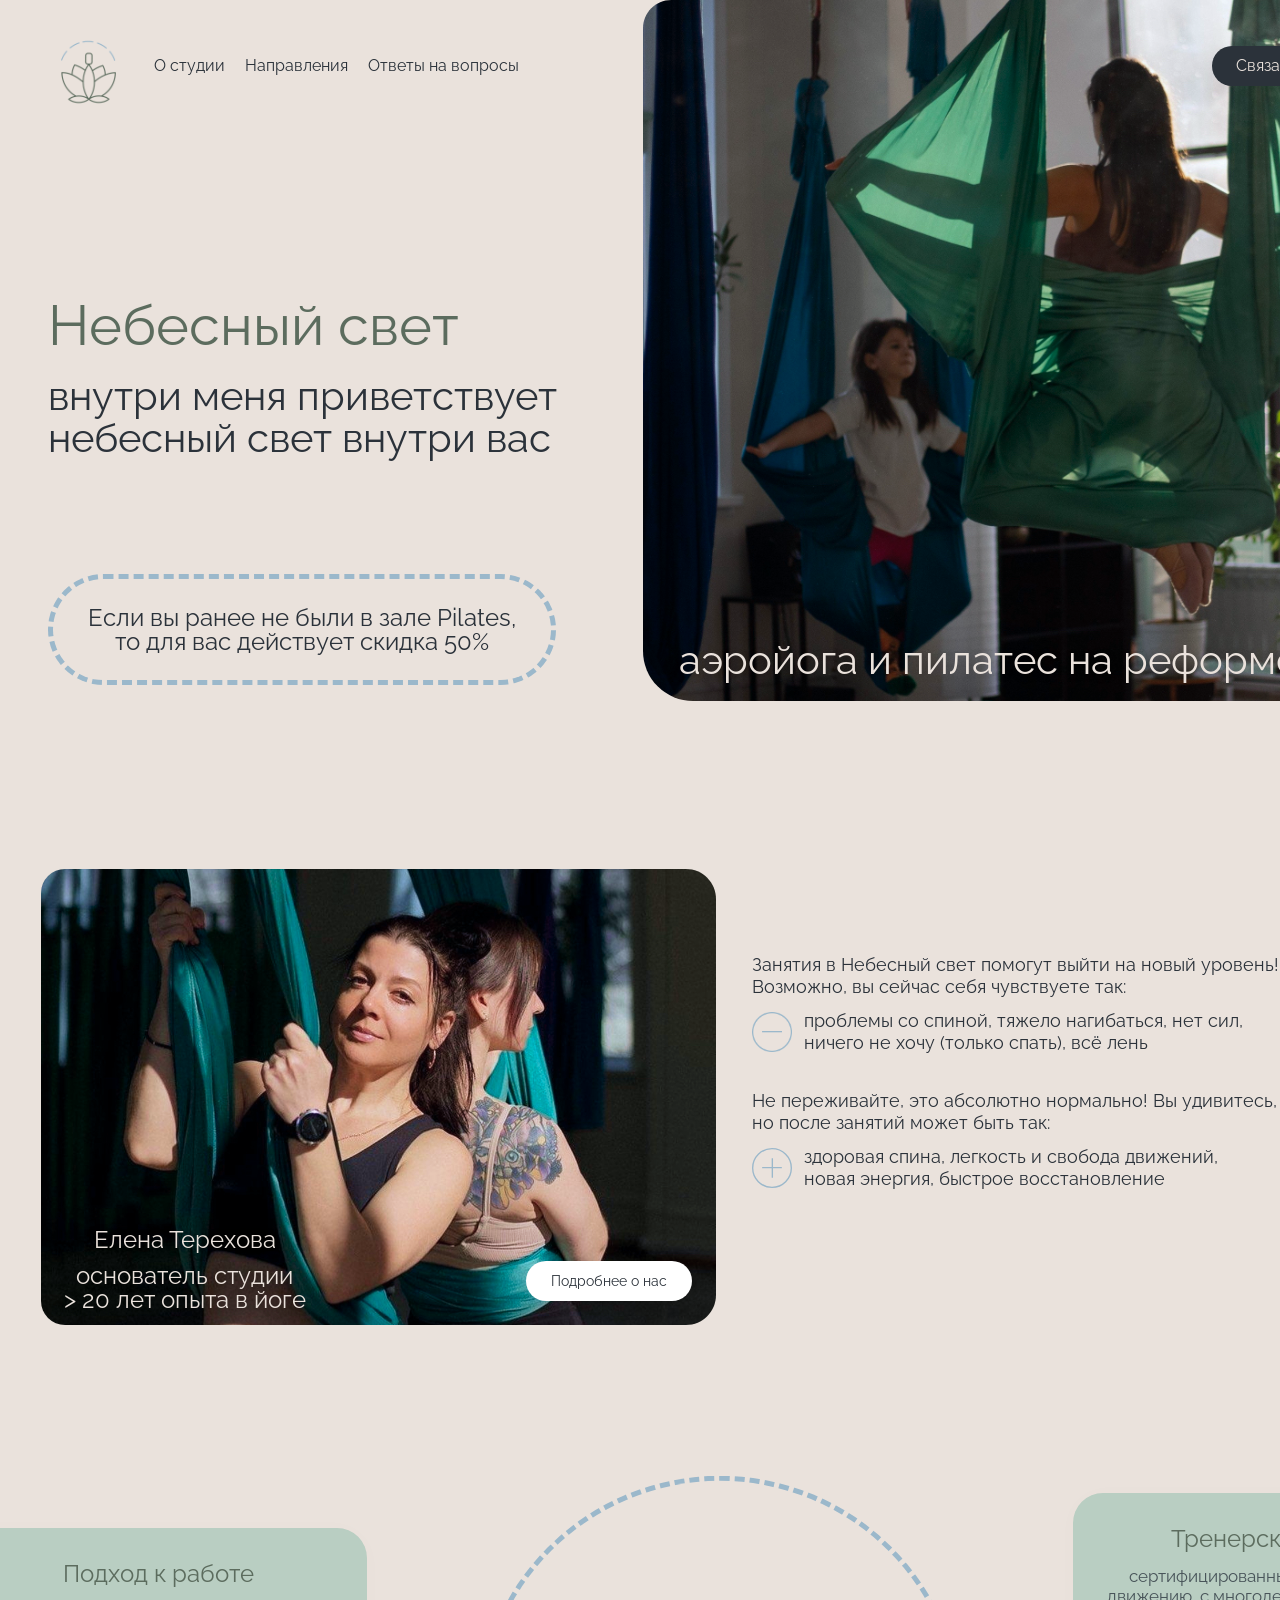
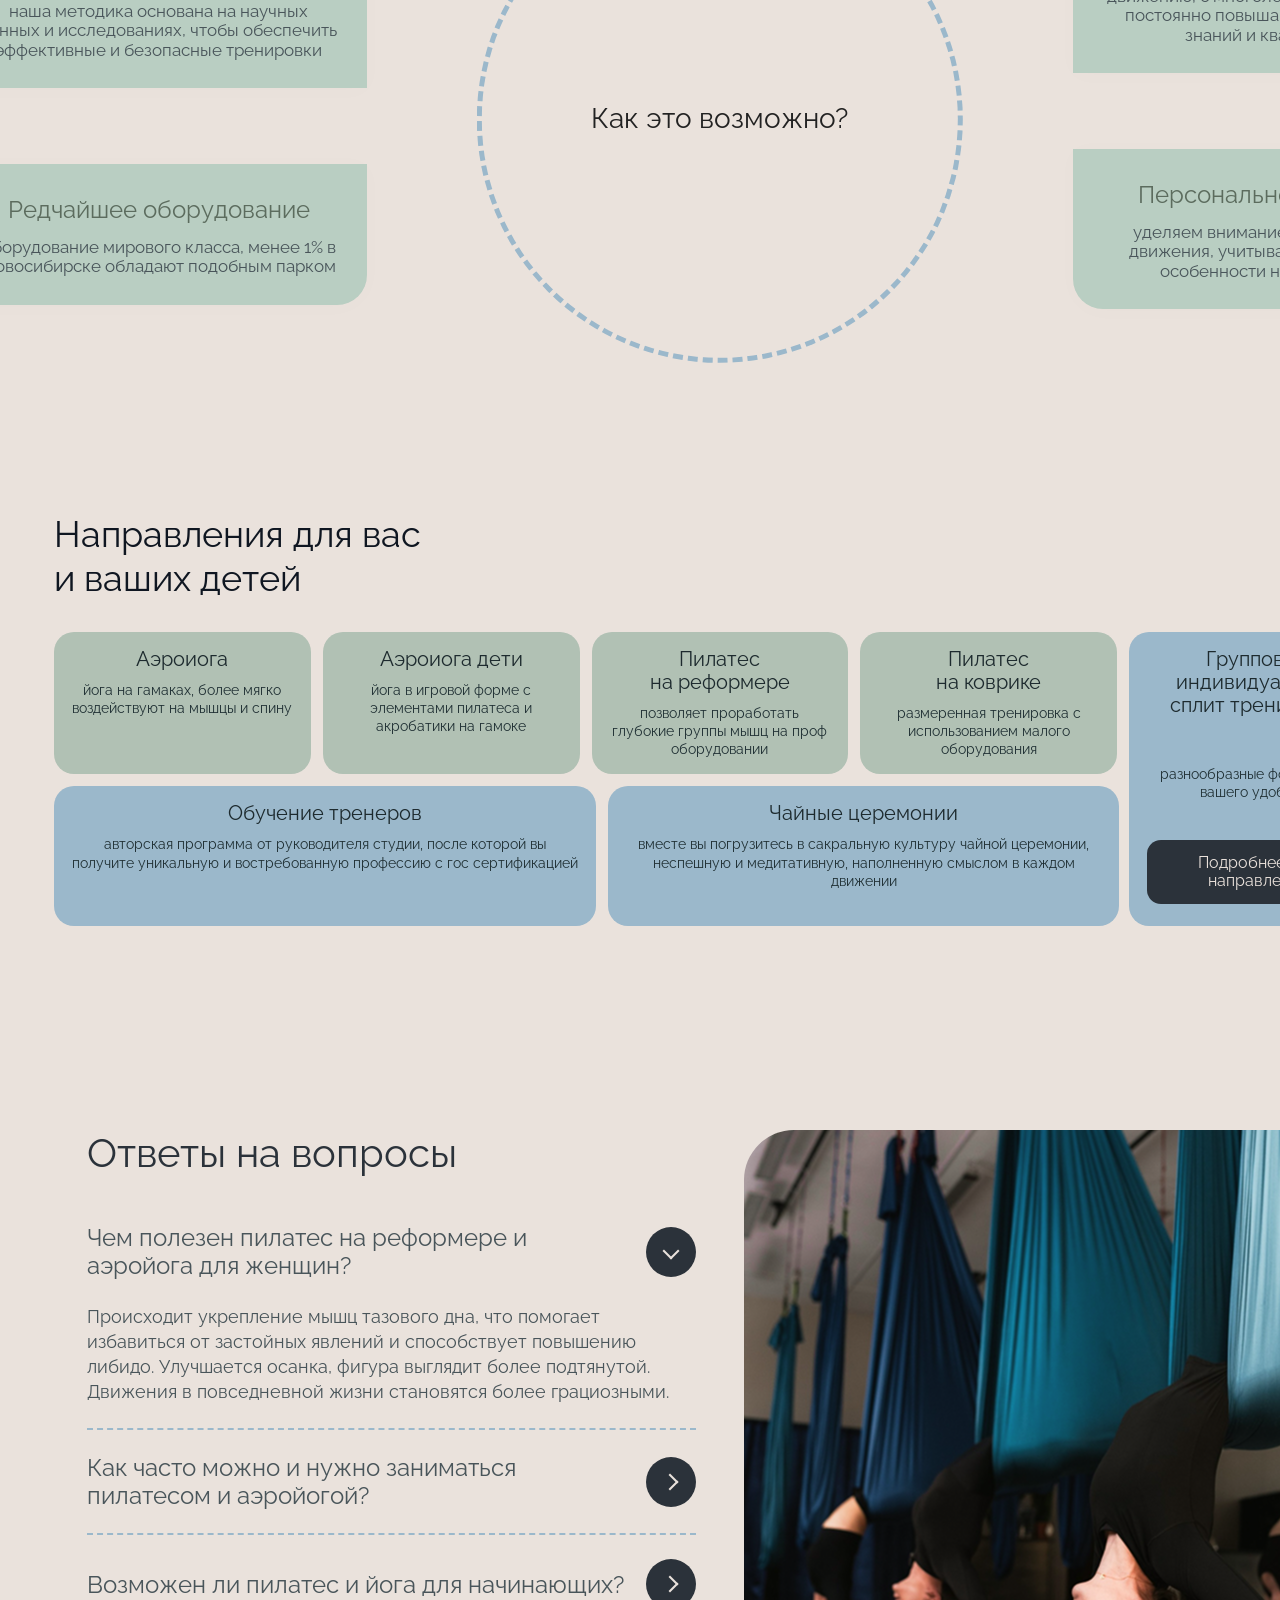
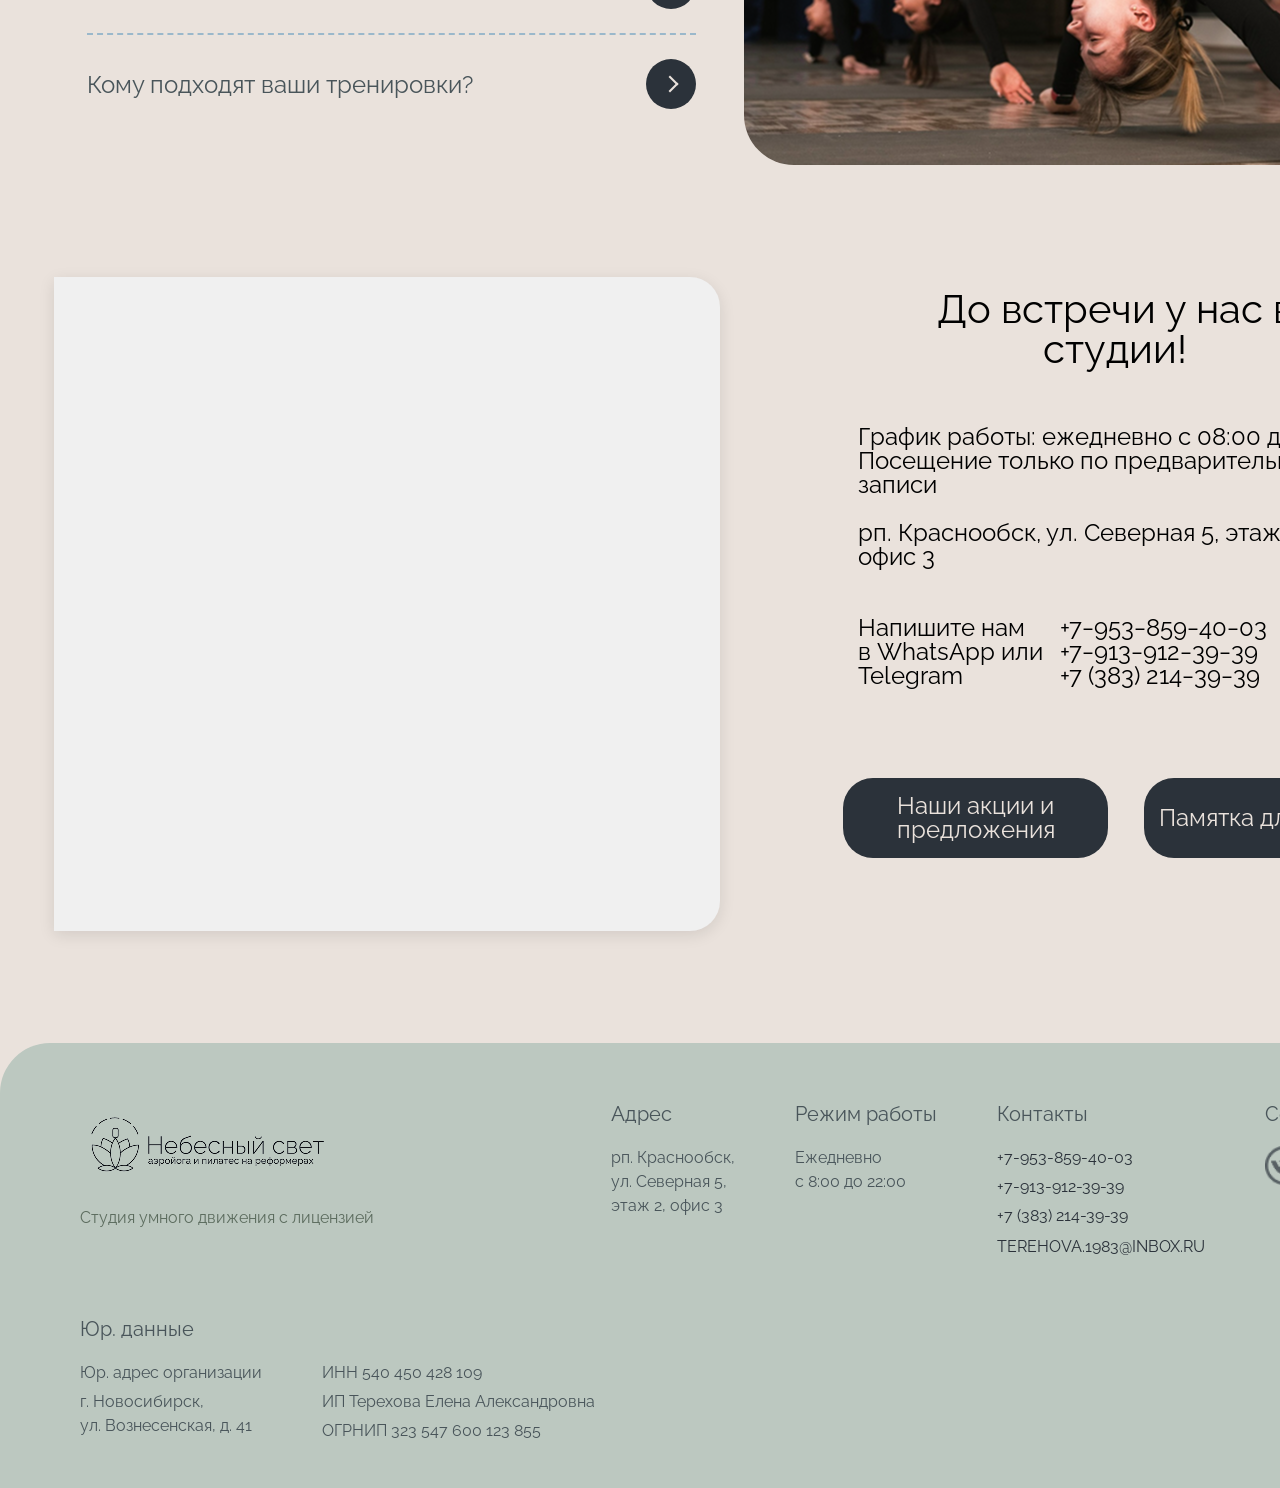
<file: index.html>
<!doctype html>
<html lang="ru">
  <head>
    <meta charset="UTF-8" />
    <meta name="viewport" content="width=device-width, initial-scale=1.0" />
    <title>Небесный свет - Главная</title>
    <link rel="preconnect" href="https://fonts.googleapis.com" />
    <link rel="preconnect" href="https://fonts.gstatic.com" crossorigin />
    <link
      href="https://fonts.googleapis.com/css2?family=Raleway:ital,wght@0,100..900;1,100..900&display=swap"
      rel="stylesheet"
    />
    <link rel="stylesheet" href="./css/normalize.css" />
    <link rel="stylesheet" href="./css/index.css" />
    <link rel="stylesheet" href="./css/header-footer.css" />
  </head>
  <body>
    <div class="block1">
      <header>
        <div class="container header__container">
          <a href="index.html" class="logo">
            <img src="./img/logo.svg" alt="Логотип" />
          </a>
          <nav class="navigation">
            <a href="info-studio.html" class="anav">О студии</a>
            <a href="directions.html" class="anav">Направления</a>
            <a href="index.html#vopros" class="anav">Ответы на вопросы</a>
          </nav>
          <a href="index.html#contacts" class="bhed1">Связаться с нами</a>
        </div>
      </header>
      <img
        class="right-part"
        src="./img/Правая часть.svg"
        alt="Тренер с ребенком в гамаках"
      />
      <div class="right-part-overlay"></div>
      <div class="block1-caption">аэройога и пилатес на реформерах</div>
      <div class="box1">
        <h1>Небесный свет</h1>
        <h2>внутри меня приветствует небесный свет внутри вас</h2>
        <p class="sale">
          Если вы ранее не были в зале Pilates,<br />
          то для вас действует скидка 50%
        </p>
      </div>
    </div>
    <div class="block2">
      <div class="rightblock2">
        <img
          src="./img/rightpartblock2.svg"
          alt="Основатель студии"
          class="block2img"
        />
        <div class="block2-text">
          <p class="name">Елена Терехова</p>
          <p class="whoname">
            основатель студии <br />
            > 20 лет опыта в йоге
          </p>
        </div>
        <a class="button__block2" href="info-studio.html">Подробнее о нас</a>
      </div>
      <div class="rightblock3">
        <p class="do">
          Занятия в Небесный свет помогут выйти на новый уровень! Возможно, вы
          сейчас себя чувствуете так:
        </p>
        <div class="minus-row">
          <img src="./img/минус.png" alt="минус" class="iconminus" />
          <p class="minus">
            проблемы со спиной, тяжело нагибаться, нет сил,<br />
            ничего не хочу (только спать), всё лень
          </p>
        </div>
        <p class="textposle-">
          Не переживайте, это абсолютно нормально! Вы удивитесь,<br />
          но после занятий может быть так:
        </p>
        <div class="plus-row">
          <img src="./img/плюс.svg" alt="плюс" class="iconminus" />
          <p class="minus">
            здоровая спина, легкость и свобода движений,<br />
            новая энергия, быстрое восстановление
          </p>
        </div>
      </div>
    </div>
    <div class="block3">
      <div class="blocks blocks-left">
        <div class="circle-card" id="one">
          <div class="circle-card-title">Подход к работе</div>
          <div class="circle-card-text">
            наша методика основана на научных данных и исследованиях, чтобы
            обеспечить эффективные и безопасные тренировки
          </div>
        </div>
        <div class="circle-card" id="two">
          <div class="circle-card-title">Редчайшее оборудование</div>
          <div class="circle-card-text">
            оборудование мирового класса, менее 1% в Новосибирске обладают
            подобным парком
          </div>
        </div>
      </div>
      <div class="circle">Как это возможно?</div>
      <div class="blocks blocks-right">
        <div class="circle-card" id="three">
          <div class="circle-card-title">Тренерский состав</div>
          <div class="circle-card-text">
            сертифицированные специалисты по движению, с многолетним опытом
            работы, постоянно повышающие свой уровень знаний и квалификации
          </div>
        </div>
        <div class="circle-card" id="four">
          <div class="circle-card-title">Персональное внимание</div>
          <div class="circle-card-text">
            уделяем внимание технике каждого движения, учитывая индивидуальные
            особенности наших клиентов
          </div>
        </div>
      </div>
    </div>
    <div class="block6" id="directions">
      <h2 class="block6-title">Направления для вас<br />и ваших детей</h2>
      <div class="block6-grid">
        <div class="dir-card">
          <h3>Аэроиога</h3>
          <p>йога на гамаках, более мягко воздействуют на мышцы и спину</p>
        </div>
        <div class="dir-card">
          <h3>Аэроиога дети</h3>
          <p>
            йога в игровой форме с элементами пилатеса и акробатики на гамоке
          </p>
        </div>
        <div class="dir-card">
          <h3>Пилатес<br />на реформере</h3>
          <p>позволяет проработать глубокие группы мышц на проф оборудовании</p>
        </div>
        <div class="dir-card">
          <h3>Пилатес<br />на коврике</h3>
          <p>размеренная тренировка с использованием малого оборудования</p>
        </div>
        <div class="dir-card tall">
          <h3>Групповые<br />индивидуальные<br />сплит тренировки</h3>
          <p>разнообразные форматы для вашего удобства</p>
          <a class="dir-button" href="./directions.html"
            >Подробнее про направления</a
          >
        </div>
        <div class="dir-card wide">
          <h3>Обучение тренеров</h3>
          <p>
            авторская программа от руководителя студии, после которой вы
            получите уникальную и востребованную профессию с гос сертификацией
          </p>
        </div>
        <div class="dir-card tea">
          <h3>Чайные церемонии</h3>
          <p>
            вместе вы погрузитесь в сакральную культуру чайной церемонии,
            неспешную и медитативную, наполненную смыслом в каждом движении
          </p>
        </div>
      </div>
    </div>
    <div class="block5" id="vopros">
      <div class="block5-content">
        <h2 class="block5-title">Ответы на вопросы</h2>
        <div class="faq-container">
          <div class="faq-item open">
            <div class="faq-question">
              <span
                >Чем полезен пилатес на реформере и аэройога для женщин?</span
              >
              <div class="faq-arrow"></div>
            </div>
            <div class="faq-answer">
              Происходит укрепление мышц тазового дна, что помогает избавиться
              от застойных явлений и способствует повышению либидо. Улучшается
              осанка, фигура выглядит более подтянутой. Движения в повседневной
              жизни становятся более грациозными.
            </div>
          </div>
          <div class="faq-item">
            <div class="faq-question">
              <span
                >Как часто можно и нужно заниматься пилатесом и аэройогой?</span
              >
              <div class="faq-arrow"></div>
            </div>
            <div class="faq-answer">
              Рекомендуется заниматься 2-3 раза в неделю для достижения
              оптимальных результатов. Регулярность важна для поддержания тонуса
              и прогресса.
            </div>
          </div>
          <div class="faq-item">
            <div class="faq-question">
              <span>Возможен ли пилатес и йога для начинающих?</span>
              <div class="faq-arrow"></div>
            </div>
            <div class="faq-answer">
              Да, конечно! Наши программы адаптированы для любого уровня
              подготовки. Тренеры всегда помогут и подскажут, как правильно
              выполнять упражнения.
            </div>
          </div>
          <div class="faq-item">
            <div class="faq-question">
              <span>Кому подходят ваши тренировки?</span>
              <div class="faq-arrow"></div>
            </div>
            <div class="faq-answer">
              Тренировки подходят всем, кто хочет улучшить свое здоровье,
              гибкость и силу, независимо от возраста и физической подготовки.
              Есть специальные программы для детей и беременных.
            </div>
          </div>
        </div>
      </div>
      <div class="block5-image">
        <img src="./img/block5.png" alt="Ответы на вопросы" />
      </div>
    </div>
    <script>
      document.querySelectorAll(".faq-question").forEach((item) => {
        item.addEventListener("click", (event) => {
          const parent = item.parentElement;
          // Закрыть все открытые, кроме текущего
          document.querySelectorAll(".faq-item.open").forEach((openItem) => {
            if (openItem !== parent) {
              openItem.classList.remove("open");
            }
          });

          parent.classList.toggle("open");
        });
      });
    </script>
    <div class="block6" id="contacts">
      <div class="map">
        <script
          type="text/javascript"
          charset="utf-8"
          async
          src="https://api-maps.yandex.ru/services/constructor/1.0/js/?um=constructor%3Aa9c8f09eeb94b7755ca76f378b3cb37930aa3803324b021477bf59df770c48a4&amp;width=100%25&amp;height=654&amp;lang=ru_RU&amp;scroll=true"
        ></script>
      </div>
      <div class="righttext">
        <p class="righttext-title">До встречи у нас в студии!</p>
        <p class="righttext-content">
          График работы: ежедневно с 08:00 до 22:00 Посещение только
          по предварительной записи
        </p>
        <p class="righttext-address">
          рп. Краснообск, ул. Северная 5, этаж 2, офис 3
        </p>
        <div class="contactr">
          <p class="righttext-num">
            Напишите нам <br />
            в WhatsApp или Telegram
          </p>
          <p class="num">
            +7‒953‒859‒40‒03 <br />
            +7‒913‒912‒39‒39 <br />
            +7 (383) 214‒39‒39
          </p>
        </div>
        <div class="button6">
          <button class="righttext-button" id="offers-open">
            Наши акции и предложения
          </button>
          <button class="righttext-button" id="memo-open">
            Памятка для занятий
          </button>
        </div>
      </div>
    </div>
    <!-- Модалка "Акции и предложения" -->
    <div class="modal-overlay" id="offers-modal">
      <div class="modal-window">
        <button class="modal-close" type="button" aria-label="Закрыть">
          ×
        </button>
        <h2 class="modal-title">Акции и предложения</h2>
        <ol class="modal-list">
          <li>Семейная скидка 5 %.</li>
          <li>
            Приведи друга и получи скидку: один друг — 5 %, 2 друга — 10 % и
            т.д.
          </li>
          <li>
            Скидка в честь Дня Рождения 10 %. Три дня — один день до, сам День
            Рождения и один день после.
          </li>
          <li>В день пробного занятия скидка 15 % на абонементы.</li>
          <li>
            При продлении абонемента за два занятия до окончания абонемента
            скидка 15 %.
          </li>
        </ol>
        <p class="modal-note">Скидки не суммируются.</p>
        <div class="modal-offers-row">
          <div class="modal-offer-card">
            Счастливые часы с 12:00–18:00. Занятия со скидкой 50 %.
          </div>
          <div class="modal-offer-card">
            Если вы ранее не были в зале PILATES, то для вас действует скидка 50
            %.
          </div>
        </div>
      </div>
    </div>
    <!-- Модалка "Памятка" -->
    <div class="modal-overlay" id="memo-modal">
      <div class="modal-window modal-window--memo">
        <button class="modal-close" type="button" aria-label="Закрыть">
          ×
        </button>
        <h2 class="modal-title">Важно знать</h2>
        <div class="memo-list">
          <div class="memo-item">
            <div class="memo-icon" aria-hidden="true">→</div>
            <div class="memo-text">
              <div class="memo-title">Приходите на занятие заранее:</div>
              <div class="memo-desc">
                за 5-10 минут, чтобы подготовиться к тренировке.
              </div>
            </div>
          </div>
          <div class="memo-item">
            <div class="memo-icon" aria-hidden="true">→</div>
            <div class="memo-text">
              <div class="memo-title">Отмена/перенос занятий:</div>
              <div class="memo-desc">
                занятие можно отменить или перенести не позднее, чем за 5 часа
                до начала. занятие можно отработать в любой удобный для вас
                день.
              </div>
            </div>
          </div>
          <div class="memo-item">
            <div class="memo-icon" aria-hidden="true">→</div>
            <div class="memo-text">
              <div class="memo-title">Тишина:</div>
              <div class="memo-desc">
                на занятие можно взять мобильный телефон, если вы заранее
                переведете его в беззвучный режим
              </div>
            </div>
          </div>
          <div class="memo-item">
            <div class="memo-icon" aria-hidden="true">→</div>
            <div class="memo-text">
              <div class="memo-title">Терпкие запахи:</div>
              <div class="memo-desc">
                приветствуется использование максимально легких духов и
                дезодорантов.
              </div>
            </div>
          </div>
        </div>
      </div>
    </div>
    <footer class="footer">
      <div class="footer-container">
        <div class="footer-top">
          <div class="footer-brand">
            <div class="footer-logo-row">
              <img
                src="./img/logo.png"
                alt="Небесный свет"
                class="footer-logo"
              />
              <div class="footer-logo-text"></div>
            </div>
            <p class="footer-tagline">Студия умного движения с лицензией</p>
          </div>
          <div class="footer-columns">
            <div class="footer-col">
              <h4>Адрес</h4>
              <p>рп. Краснообск,<br />ул. Северная 5,<br />этаж 2, офис 3</p>
            </div>
            <div class="footer-col">
              <h4>Режим работы</h4>
              <p>Ежедневно<br />с 8:00 до 22:00</p>
            </div>
            <div class="footer-col contacts-col">
              <h4>Контакты</h4>
              <!-- <p>+7-953-859-40-03</p>
              <p>+7-913-912-39-39</p>
              <p>+7 (383) 214-39-39</p> -->
              <p>
                <a href="tel:+79538594003" class="tel-footer"
                  >+7-953-859-40-03</a
                >
              </p>
              <p>
                <a href="tel:+79139123939" class="tel-footer"
                  >+7-913-912-39-39</a
                >
              </p>
              <p>
                <a href="tel:+73832143939" class="tel-footer"
                  >+7 (383) 214-39-39</a
                >
              </p>
              <!-- <p class="email">TEREHOVA.1983@INBOX.RU</p> -->
              <a href="mailto:TEREHOVA.1983@INBOX.RU" class="email"
                >TEREHOVA.1983@INBOX.RU</a
              >
            </div>
            <div class="footer-col">
              <h4>Соц. сети</h4>
              <div class="footer-socials">
                <a href="https://vk.com/pilates_on_reformers_aeroyoga"
                  ><img src="./img/Link button-VK.png" alt="VK"
                /></a>
                <a href="https://wa.me/79538594003"
                  ><img src="./img/Link button-wh.png" alt="WhatsApp"
                /></a>
              </div>
            </div>
          </div>
        </div>
        <div class="footer-bottom">
          <div class="footer-legal-title">Юр. данные</div>
          <div class="footer-legal-info">
            <div class="legal-col">
              <p>Юр. адрес организации</p>
              <p>г. Новосибирск,<br />ул. Вознесенская, д. 41</p>
            </div>
            <div class="legal-col">
              <p>ИНН 540 450 428 109</p>
              <p>ИП Терехова Елена Александровна</p>
              <p>ОГРНИП 323 547 600 123 855</p>
            </div>
          </div>
        </div>
      </div>
    </footer>
    <script>
      (function () {
        const pairs = [
          { btnId: "offers-open", modalId: "offers-modal" },
          { btnId: "memo-open", modalId: "memo-modal" },
        ];

        function closeAnyOpenModal() {
          document
            .querySelectorAll(".modal-overlay.modal-open")
            .forEach((m) => {
              m.classList.remove("modal-open");
            });
          document.body.style.overflow = "";
        }

        function wireModal(btnId, modalId) {
          const openBtn = document.getElementById(btnId);
          const modal = document.getElementById(modalId);
          const closeBtn = modal ? modal.querySelector(".modal-close") : null;

          if (!openBtn || !modal || !closeBtn) return;

          function openModal() {
            closeAnyOpenModal();
            modal.classList.add("modal-open");
            document.body.style.overflow = "hidden";
          }

          function closeModal() {
            modal.classList.remove("modal-open");
            if (!document.querySelector(".modal-overlay.modal-open")) {
              document.body.style.overflow = "";
            }
          }

          openBtn.addEventListener("click", openModal);
          closeBtn.addEventListener("click", closeModal);
          modal.addEventListener("click", (e) => {
            if (e.target === modal) closeModal();
          });
        }

        pairs.forEach((p) => wireModal(p.btnId, p.modalId));

        document.addEventListener("keydown", (e) => {
          if (e.key === "Escape") {
            closeAnyOpenModal();
          }
        });
      })();
    </script>
  </body>
</html>
</file>
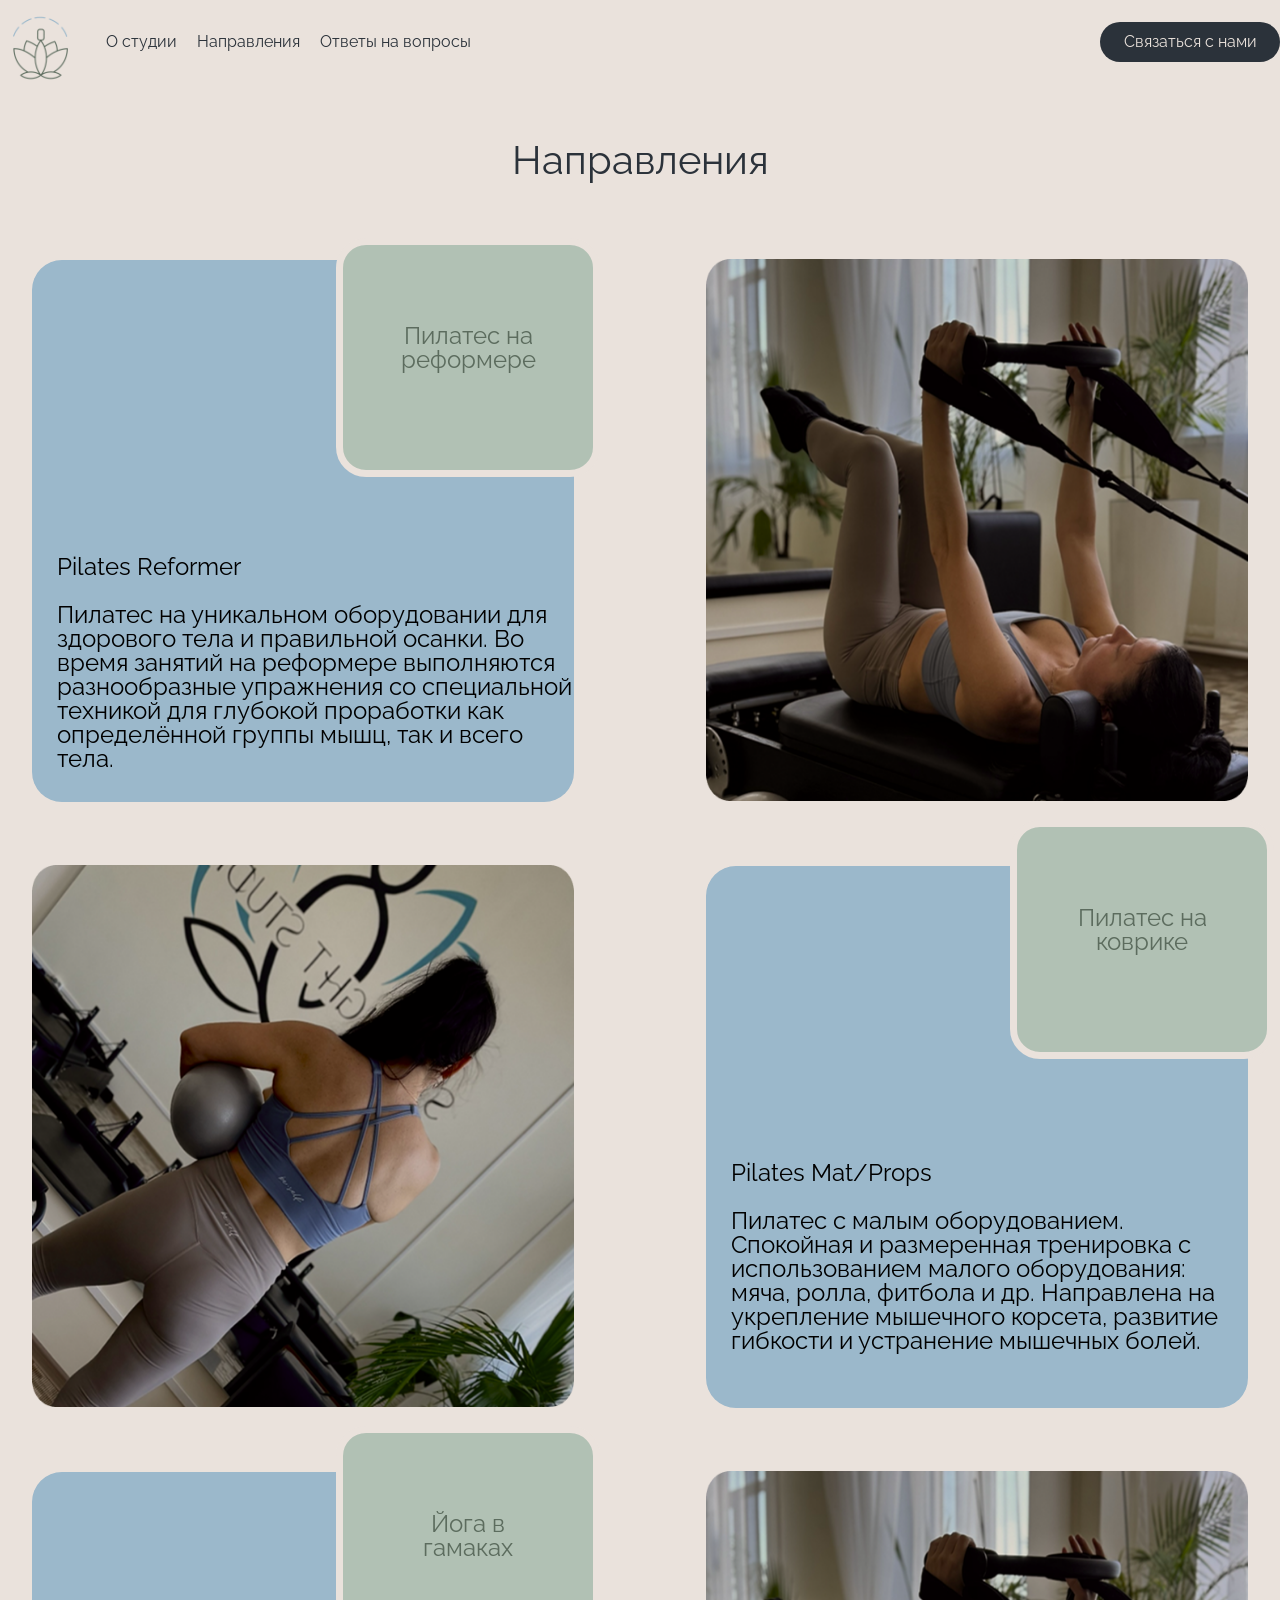
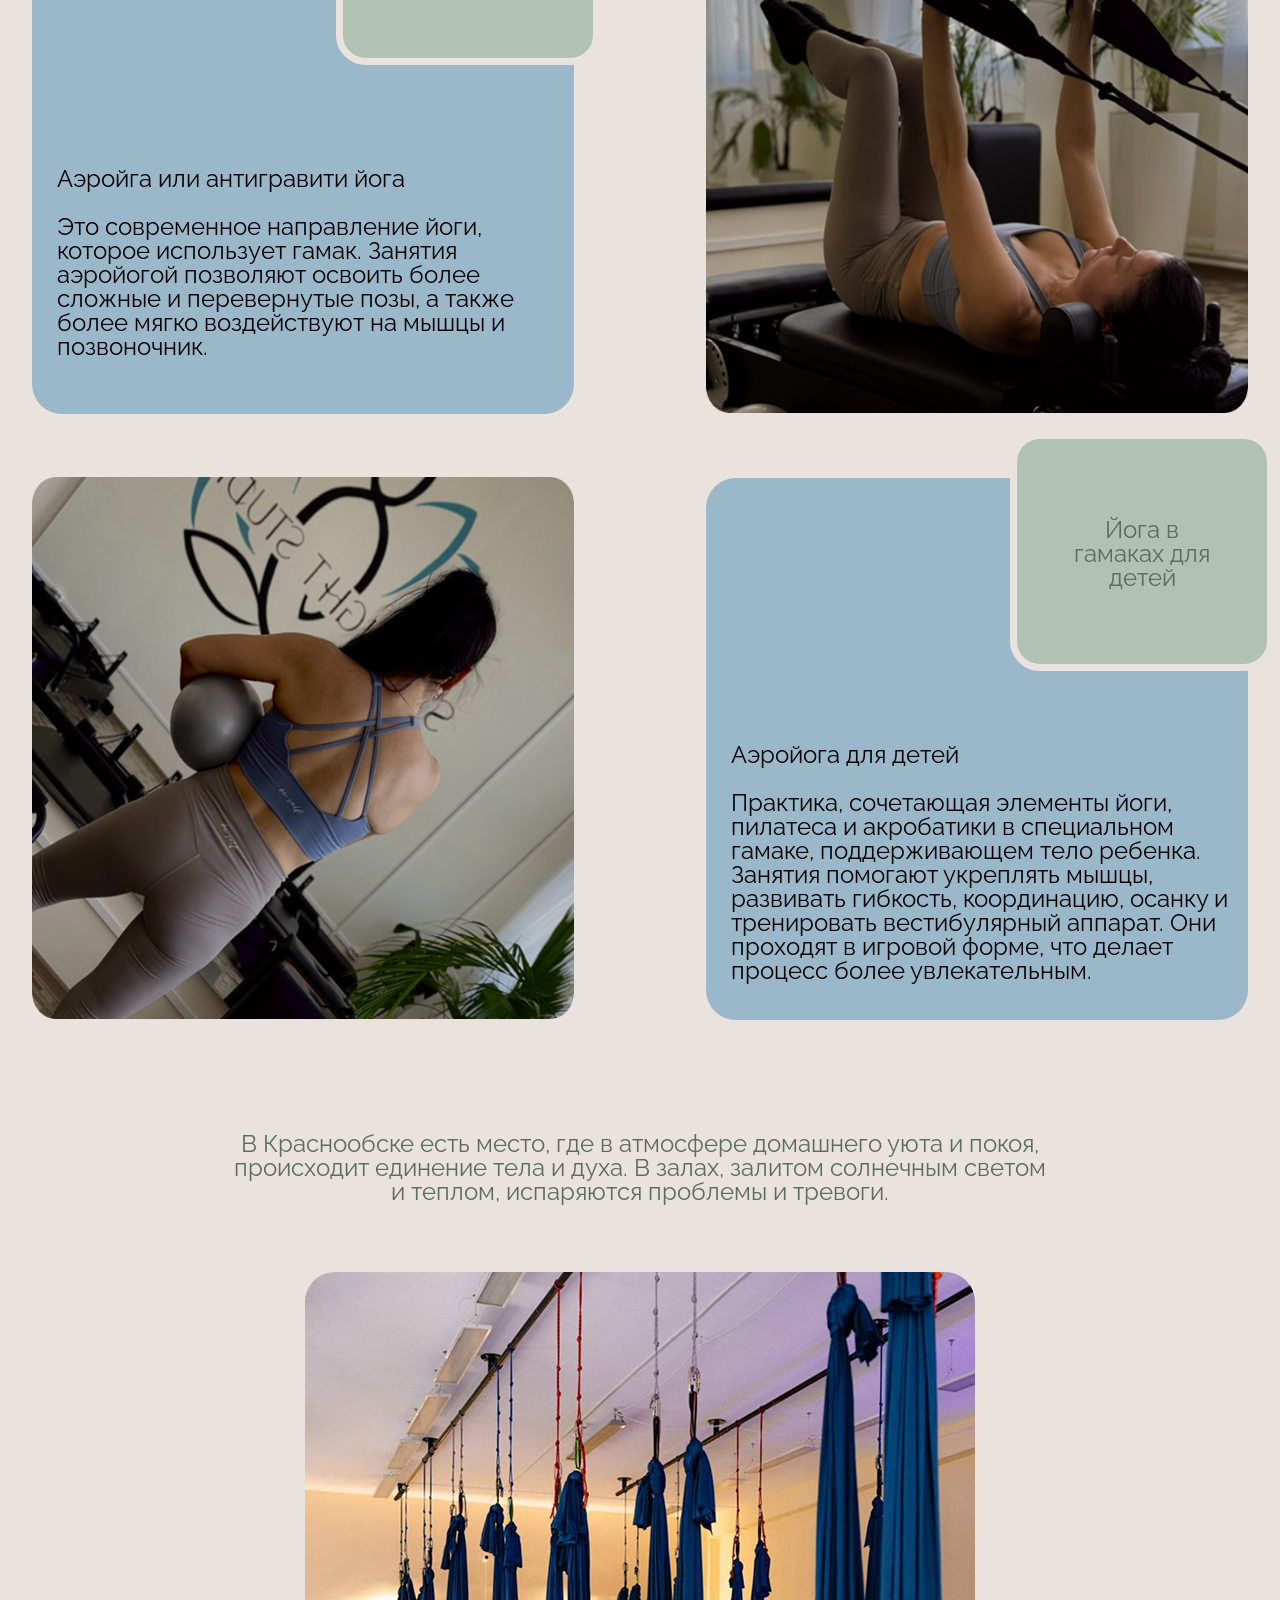
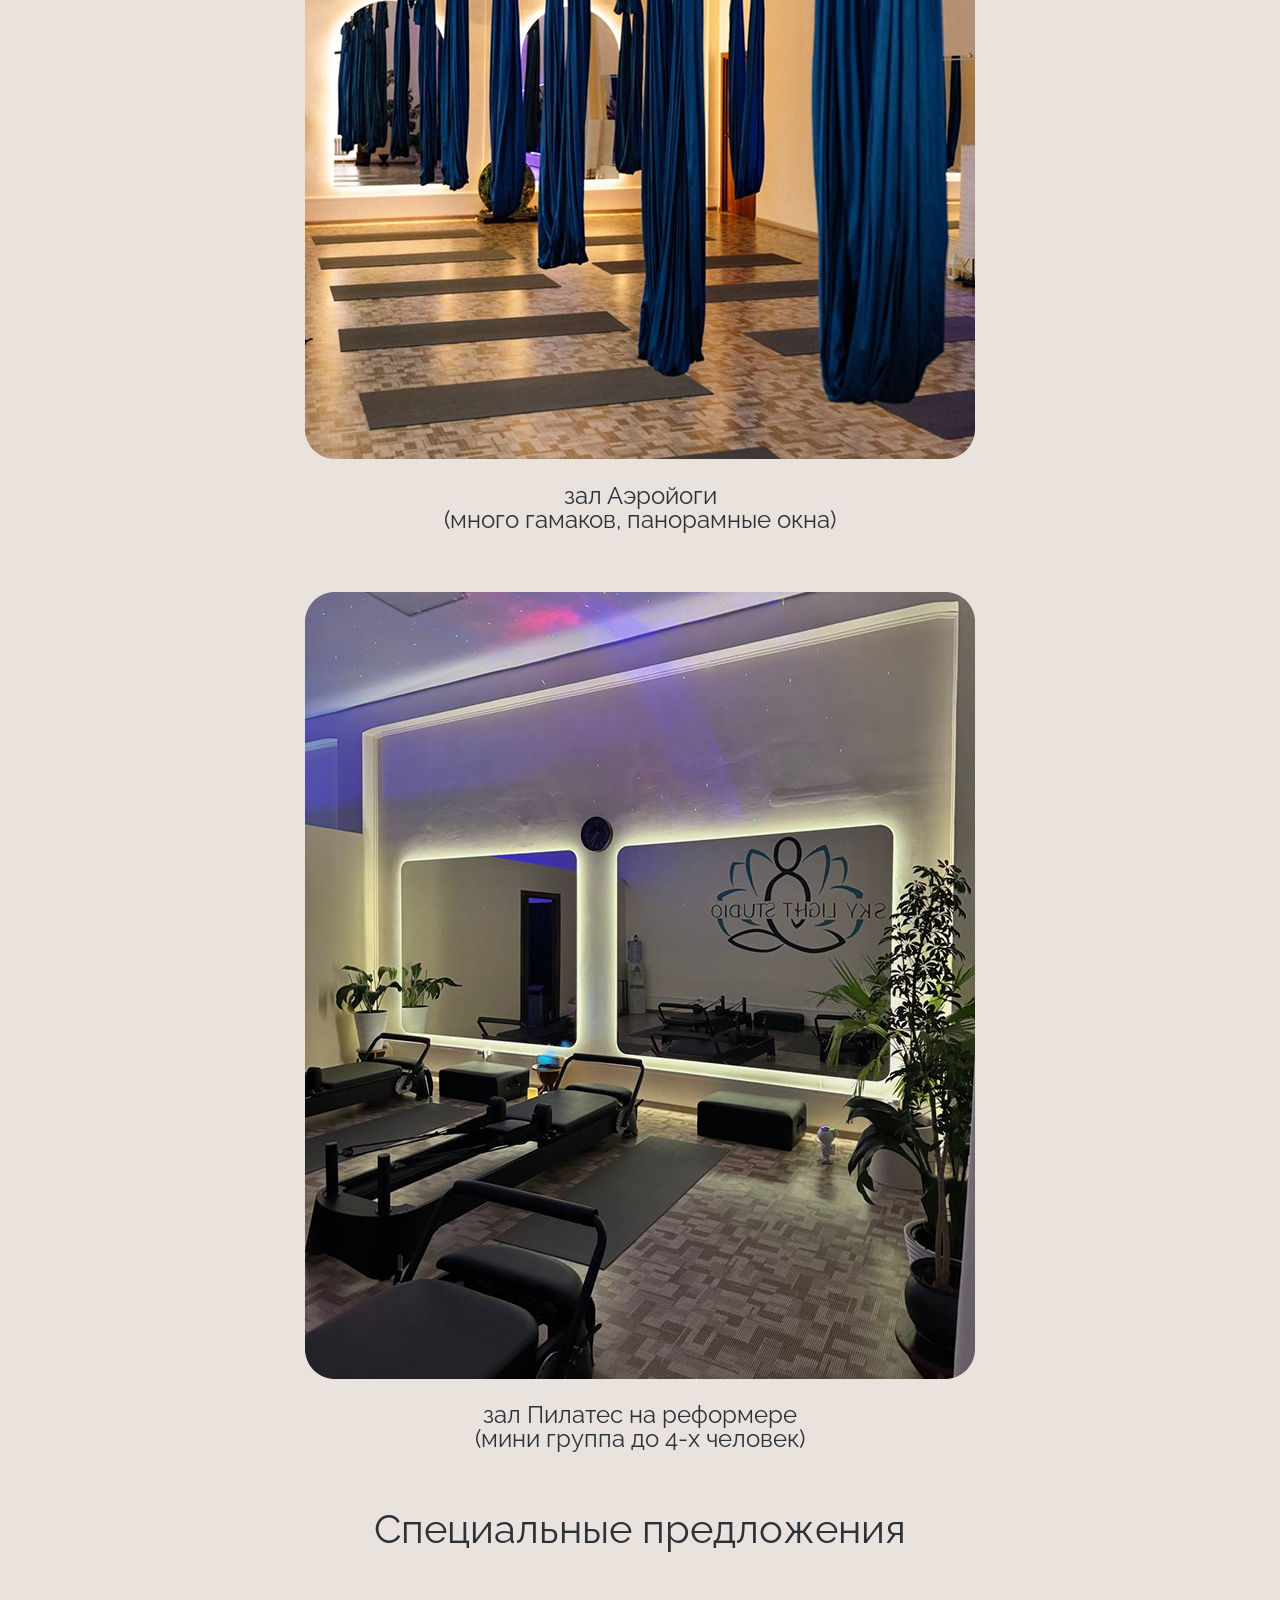
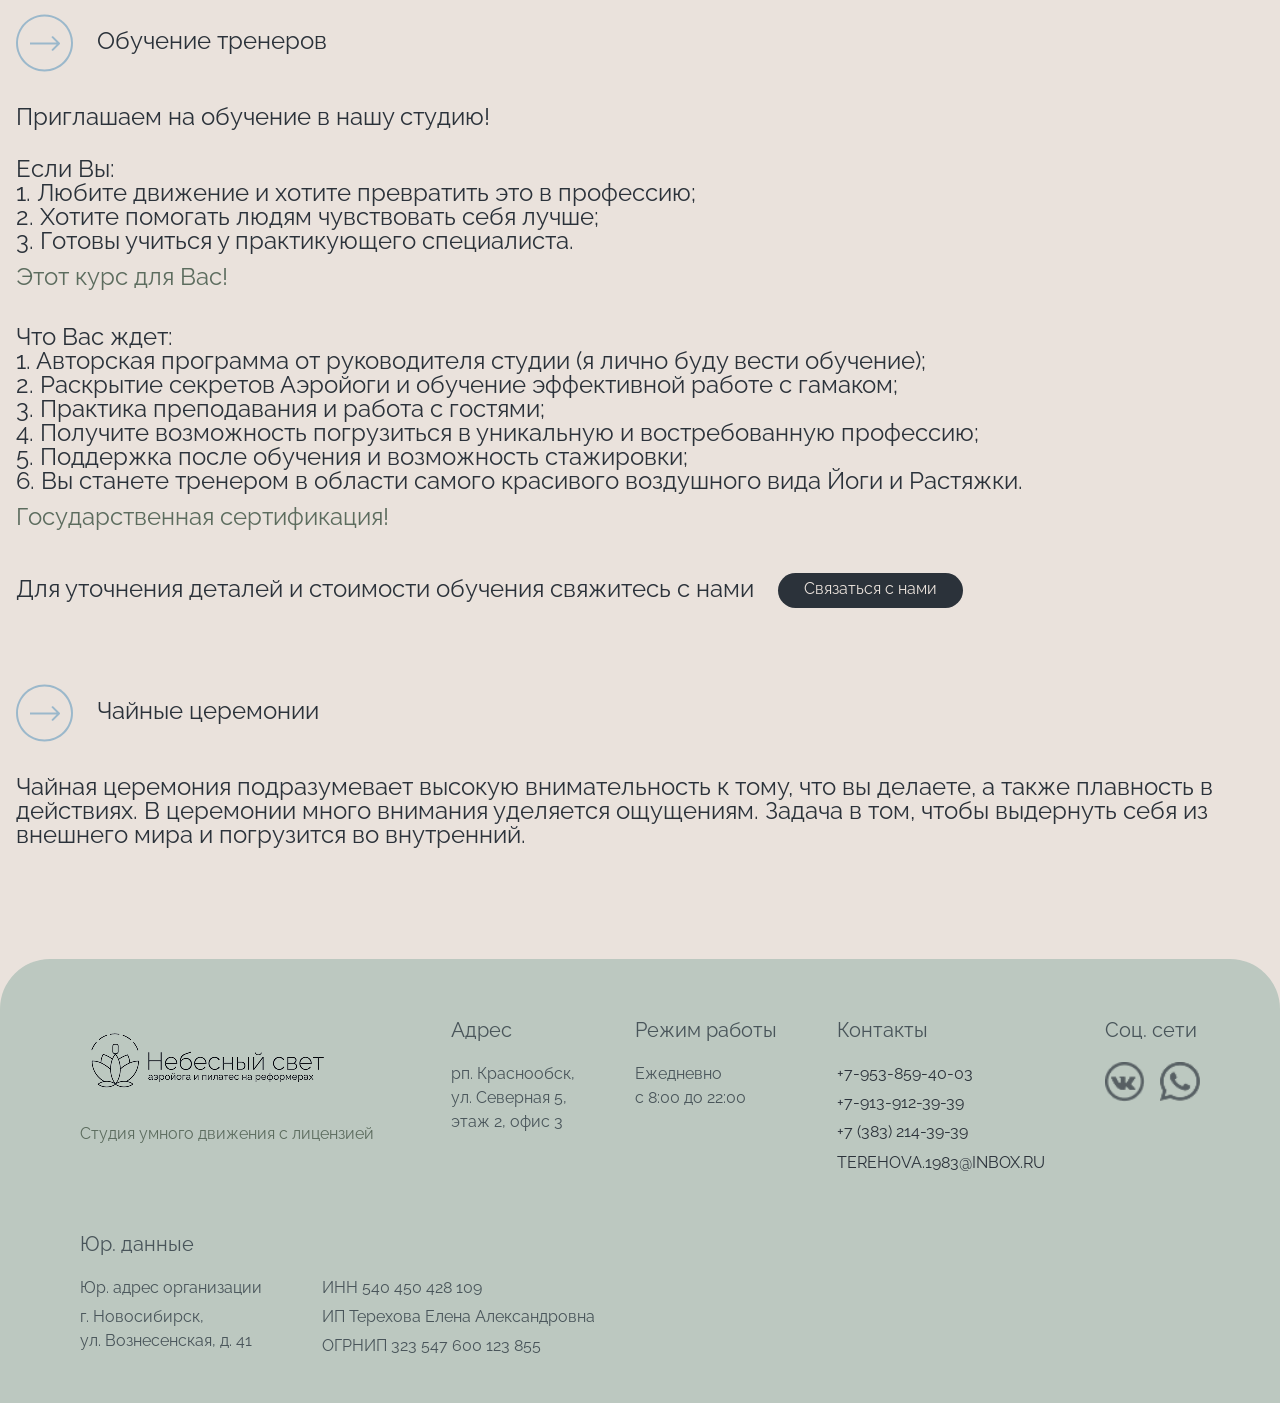
<file: directions.html>
<!doctype html>
<html lang="Ru">
  <head>
    <meta charset="UTF-8" />
    <meta name="viewport" content="width=device-width, initial-scale=1.0" />
    <title>Небесный свет - Направления</title>
    <link rel="preconnect" href="https://fonts.googleapis.com" />
    <link rel="preconnect" href="https://fonts.gstatic.com" crossorigin />
    <link rel="stylesheet" href="./css/directions.css" />
    <link
      href="https://fonts.googleapis.com/css2?family=Raleway:ital,wght@0,100..900;1,100..900&display=swap"
      rel="stylesheet"
    />
    <link rel="stylesheet" href="./css/index.css" />
    <link rel="stylesheet" href="./css/normalize.css" />
    <link rel="stylesheet" href="./css/info-studio.css" />
    <link rel="stylesheet" href="./css/header-footer.css" />
  </head>
  <body>
    <header>
      <div class=" container header__container">
        <a href="index.html" class="logo">
          <img src="./img/logo.svg" alt="Логотип" />
        </a>
        <nav class="navigation">
          <a href="info-studio.html" class="anav">О студии</a>
          <a href="directions.html" class="anav">Направления</a>
          <a href="index.html#vopros" class="anav">Ответы на вопросы</a>
        </nav>
        <a href="index.html#contacts" class="bhed1">Связаться с нами</a>
      </div>
    </header>
    <div class="directions-info__container container">
      <h2 class="derections-info__title">Направления</h2>
      <div class="container items__container">
        <div class="dir__section">
          <div class="item">
            <div class="item__big">
              <h3 class="item-big__title">Pilates Reformer</h3>
              <p class="item-big__text">
                Пилатес на уникальном оборудовании для здорового тела и
                правильной осанки. Во время занятий на реформере выполняются
                разнообразные упражнения со специальной техникой для глубокой
                проработки как определённой группы мышц, так и всего тела.
              </p>
              <div class="item__small">
                <p class="item-small__text">Пилатес на реформере</p>
              </div>
            </div>
          </div>
          <div class="item">
            <img
              class="item__img"
              src="./img/dirimg1.png"
              alt="Девушка занимается на реформере"
            />
          </div>
        </div>
        <div class="dir__section">
          <div class="item">
            <img
              class="item__img"
              src="./img/dirimg2.png"
              alt="Девушка стоит спиной в камеру в руках у нее мяч"
            />
          </div>
          <div class="item">
            <div class="item__big">
              <h3 class="item-big__title">Pilates Mat/Props</h3>
              <p class="item-big__text">
                Пилатес с малым оборудованием. Спокойная и размеренная
                тренировка с использованием малого оборудования: мяча, ролла,
                фитбола и др. Направлена на укрепление мышечного корсета,
                развитие гибкости и устранение мышечных болей.
              </p>
              <div class="item__small">
                <p class="item-small__text">Пилатес на коврике</p>
              </div>
            </div>
          </div>
        </div>
        <div class="dir__section">
          <div class="item">
            <div class="item__big">
              <h3 class="item-big__title">Аэройга или антигравити йога</h3>
              <p class="item-big__text">
                Это современное направление йоги, которое использует гамак.
                Занятия аэройогой позволяют освоить более сложные и перевернутые
                позы, а также более мягко воздействуют на мышцы и позвоночник.
              </p>
              <div class="item__small">
                <p class="item-small__text">Йога в гамаках</p>
              </div>
            </div>
          </div>
          <div class="item">
            <img
              class="item__img"
              src="./img/dirimg1.png"
              alt="Девушка занимается на реформере"
            />
          </div>
        </div>
        <div class="dir__section">
          <div class="item">
            <img
              class="item__img"
              src="./img/dirimg2.png"
              alt="Девушка стоит спиной в камеру в руках у нее мяч"
            />
          </div>
          <div class="item">
            <div class="item__big">
              <h3 class="item-big__title item-big__title-last">
                Аэройога для детей
              </h3>
              <p class="item-big__text item-big__text-last">
                Практика, сочетающая элементы йоги, пилатеса и акробатики в
                специальном гамаке, поддерживающем тело ребенка. Занятия
                помогают укреплять мышцы, развивать гибкость, координацию,
                осанку и тренировать вестибулярный аппарат. Они проходят в
                игровой форме, что делает процесс более увлекательным.
              </p>
              <div class="item__small item-small-last">
                <p class="item-small__text">Йога в гамаках для детей</p>
              </div>
            </div>
          </div>
        </div>
      </div>
    </div>

    <section class="Apartments">
      <p class="Apartments_title">
        В Краснообске есть место, где в атмосфере домашнего уюта и покоя,
        происходит единение тела и духа. В залах, залитом солнечным светом и
        теплом, испаряются проблемы и тревоги.
      </p>
      <div class="appartaments_photo">
        <div class="appartaments_photo-item">
        <img
          src="./img/image 38.png"
          alt="Зал аэройоги"
          class="appartaments_photo-img"
        />
        <p class="appartaments_photo-desc-text">
          зал Аэройоги <br />(много гамаков, панорамные окна)
        </p>
      </div>
      <div class="appartaments_photo-item">
        <img
          src="./img/image 39.png"
          alt="Зал пилатеса на реформерах"
          class="appartaments_photo-img"
        />
        <p class="appartaments_photo-desc-text">
          зал Пилатес на реформере <br />(мини группа до 4-х человек)
        </p>
        </div>
      </div>
      <div class="appartaments_photo-desc">
        
      </div>
    </section>

    <section class="Special-offers container">
      <h2 class="special_offers_title">Специальные предложения</h2>
      <div class="special-offers_desc">
        <div class="special-offers_desc-title">
          <img src="./img/offers-icon-row.svg" alt="Декоративный елемент" />
          <p class="special-offers_desc-title-text">Обучение тренеров</p>
        </div>
        <p class="special-offers_desc-invite">
          Приглашаем на обучение в нашу студию!
        </p>
        <p class="special-offers_desc-criteria">
          Если Вы: <br />1. Любите движение и хотите превратить это в профессию;
          <br />2. Хотите помогать людям чувствовать себя лучше;<br />3. Готовы
          учиться у практикующего специалиста. <br />
          <!-- <span class="special-offers_desc-criteria-accent"
            >Этот курс для Вас!</span
          > -->
          <p class="special-offers_desc-criteria-accent">Этот курс для Вас!</p>
        </p>
        <p class="special-offers_desc-wait">Что Вас ждет: <br>
          1. Авторская программа от руководителя студии (я лично буду вести обучение);<br>
          2. Раскрытие секретов Аэройоги и обучение эффективной работе с гамаком;<br>
          3. Практика преподавания и работа с гостями;<br>
          4. Получите возможность погрузиться в уникальную и востребованную профессию;<br>
          5. Поддержка после обучения и возможность стажировки;<br>
          6. Вы станете тренером в области самого красивого воздушного вида Йоги и Растяжки.</p>
          <p class="special-offers_desc-wait-accent">Государственная сертификация!</p>
          <div class="special-offers_desc-call">
            <p class="special-offers_desc-call-text">Для уточнения деталей и стоимости обучения свяжитесь с нами</p>
            <a href="./index.html#contacts" class="special-offers_desc-call-button">Связаться с нами</a>
          </div>
          <div class="special-offers_desc-title special-offers_desc-title-tea">
            <img src="./img/offers-icon-row.svg" alt="Декоративный елемент" />
            <p class="special-offers_desc-title-text">Чайные церемонии</p>
          </div>
          <p class="special-offers_desc-tea-text">Чайная церемония подразумевает высокую внимательность к тому, что вы делаете,
            а также плавность в действиях. В церемонии много внимания уделяется ощущениям.
            Задача в том, чтобы выдернуть себя из внешнего мира и погрузится во внутренний. </p>
      </div>
    </section>
    <footer class="footer">
      <div class="footer-container">
        <div class="footer-top">
          <div class="footer-brand">
            <div class="footer-logo-row">
              <img src="./img/logo.png" alt="Небесный свет" class="footer-logo">
              <div class="footer-logo-text">
              </div>
            </div>
            <p class="footer-tagline">Студия умного движения с лицензией</p>
          </div>
          <div class="footer-columns">
            <div class="footer-col">
              <h4>Адрес</h4>
              <p>рп. Краснообск,<br>ул. Северная 5,<br>этаж 2, офис 3</p>
            </div>
            <div class="footer-col">
              <h4>Режим работы</h4>
              <p>Ежедневно<br>с 8:00 до 22:00</p>
            </div>
            <div class="footer-col contacts-col">
              <h4>Контакты</h4>
              <!-- <p>+7-953-859-40-03</p>
              <p>+7-913-912-39-39</p>
              <p>+7 (383) 214-39-39</p> -->
              <p><a href="tel:+79538594003" class="tel-footer">+7-953-859-40-03</a></p>
              <p><a href="tel:+79139123939" class="tel-footer">+7-913-912-39-39</a></p>
              <p><a href="tel:+73832143939" class="tel-footer">+7 (383) 214-39-39</a></p>
              <!-- <p class="email">TEREHOVA.1983@INBOX.RU</p> -->
               <a href="mailto:TEREHOVA.1983@INBOX.RU" class="email">TEREHOVA.1983@INBOX.RU</a>
            </div>
            <div class="footer-col">
              <h4>Соц. сети</h4>
              <div class="footer-socials">
                <a href="https://vk.com/pilates_on_reformers_aeroyoga"><img src="./img/Link button-VK.png" alt="VK"></a>
                <a href="https://wa.me/79538594003"><img src="./img/Link button-wh.png" alt="WhatsApp"></a>
              </div>
            </div>
          </div>
        </div>
        <div class="footer-bottom">
          <div class="footer-legal-title">Юр. данные</div>
          <div class="footer-legal-info">
            <div class="legal-col">
              <p>Юр. адрес организации</p>
              <p>г. Новосибирск,<br>ул. Вознесенская, д. 41</p>
            </div>
            <div class="legal-col">
              <p>ИНН 540 450 428 109</p>
              <p>ИП Терехова Елена Александровна</p>
              <p>ОГРНИП 323 547 600 123 855</p>
            </div>
          </div>
        </div>
      </div>
    </footer>
  </body>
</html>
</file>
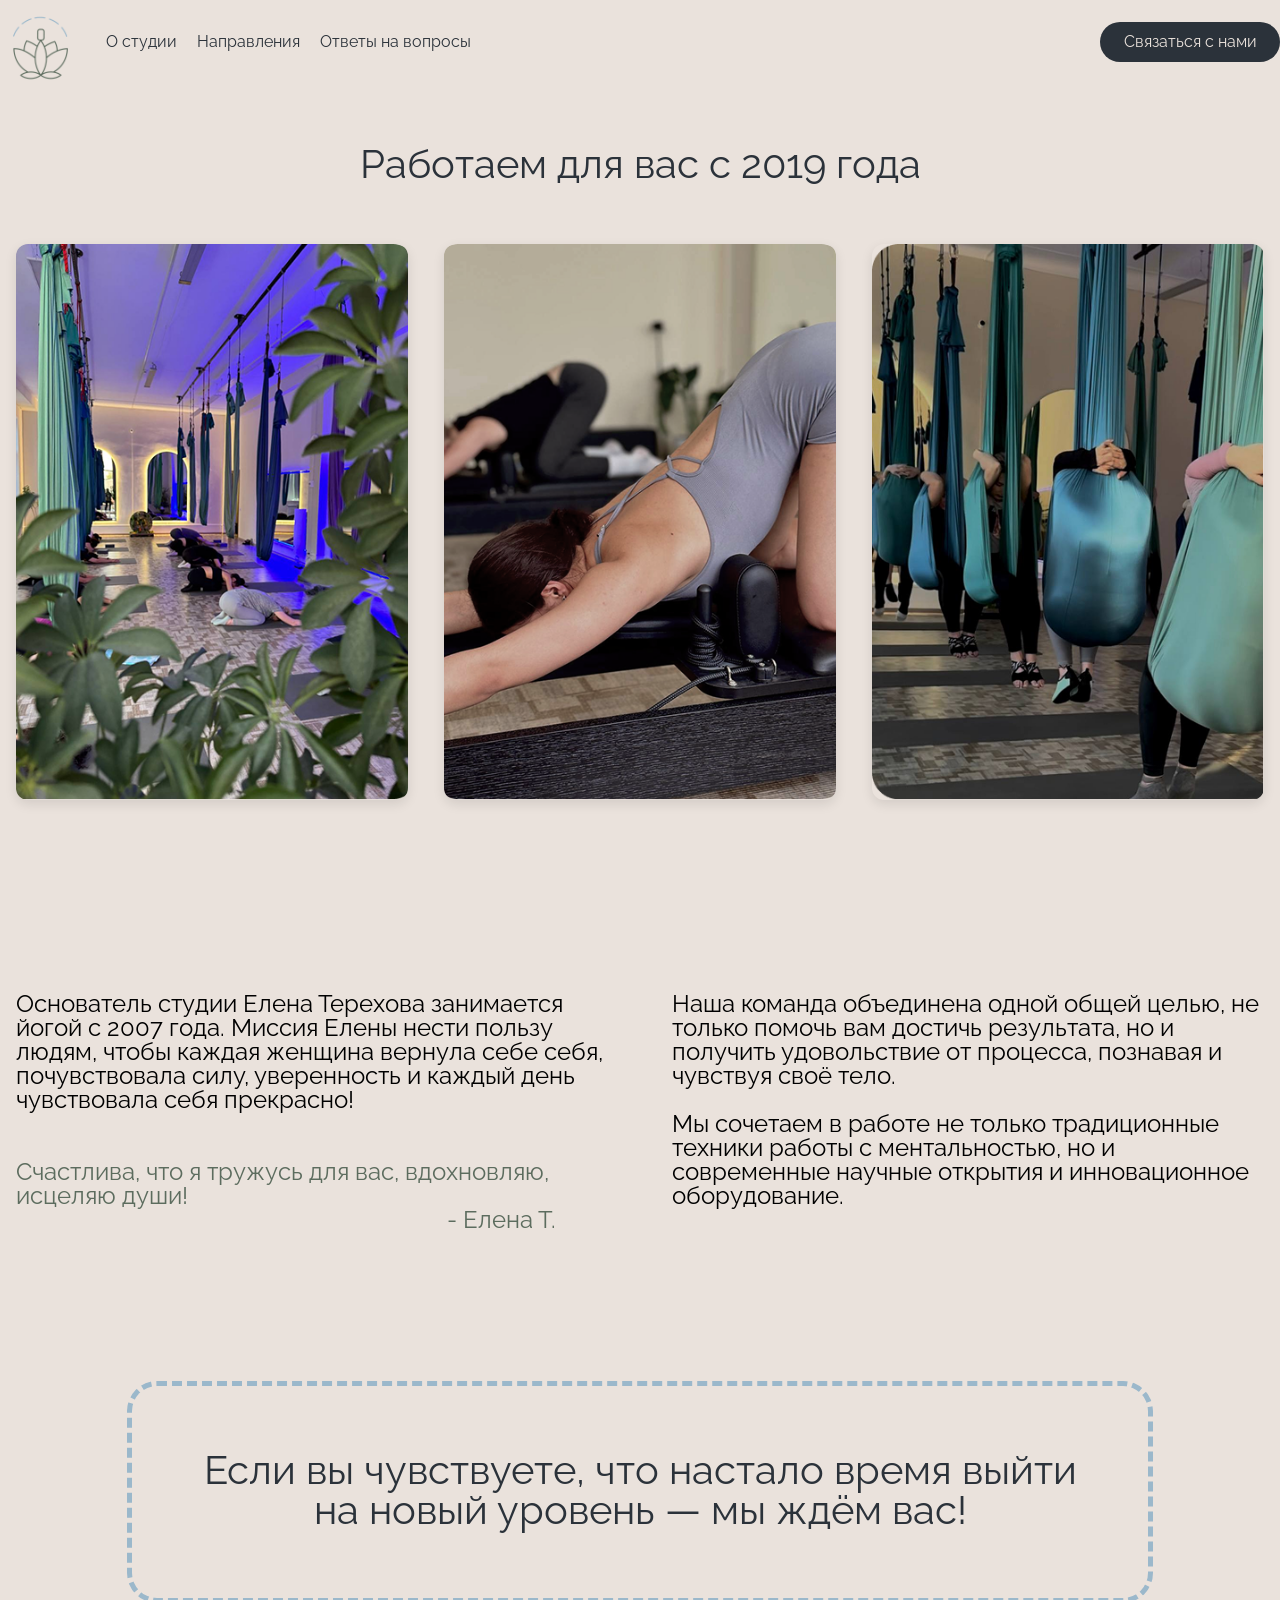
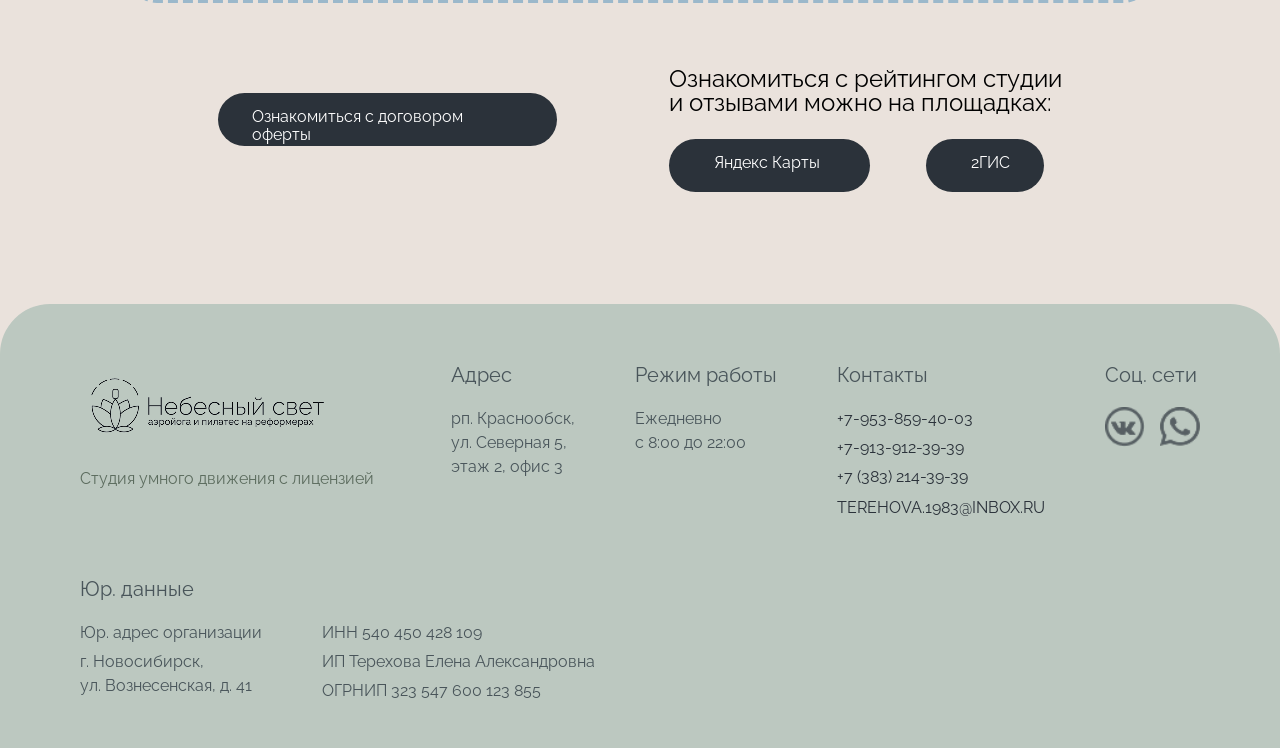
<file: info-studio.html>
<!DOCTYPE html>
 <html lang="ru">
 <head>
    <meta charset="UTF-8">
    <meta name="viewport" content="width=device-width, initial-scale=1.0">
    <title>Небесный свет - О студии</title>
    <link rel="preconnect" href="https://fonts.googleapis.com" />
    <link rel="preconnect" href="https://fonts.gstatic.com" crossorigin />
    <link
      href="https://fonts.googleapis.com/css2?family=Raleway:ital,wght@0,100..900;1,100..900&display=swap"
      rel="stylesheet"
    />
    <link rel="stylesheet" href="./css/index.css" />
    <link rel="stylesheet" href="./css/normalize.css" />
    <link rel="stylesheet" href="./css/info-studio.css">
    <link rel="stylesheet" href="./css/header-footer.css" />
 <body>
      <header>
        <div class=" container header__container">
          <a href="index.html" class="logo">
            <img src="./img/logo.svg" alt="Логотип" />
          </a>
          <nav class="navigation">
            <a href="info-studio.html" class="anav">О студии</a>
            <a href="directions.html" class="anav">Направления</a>
            <a href="index.html#vopros" class="anav">Ответы на вопросы</a>
          </nav>
          <a href="index.html#contacts" class="bhed1">Связаться с нами</a>
        </div>
      </header>
      <section class="gallery">
        <div class="container gallery__container">
            <h1 class="gallery__title">
                Работаем для вас с 2019 года
            </h1>
            <div class="gallery__items">
                <img src="./img/img-1.png" alt="Фотография Студии небесный свет" class="gellery__item">
                <img src="./img/img-2.png" alt="Фотография девушки на реформере" class="gellery__item">
                <img src="./img/img-3.png" alt="Фотография группы аэройоги" class="gellery__item">
            </div>
        </div>
      </section>
      <section class="information">
        <div class="container information__container">
          <div class="information__quote-top">
            <div class="information__quote information__quote-left">
              <p class="information__quote-text">
                Основатель студии Елена Терехова занимается
                йогой с 2007 года. Миссия Елены нести пользу
                людям, чтобы каждая женщина вернула себе себя,
                почувствовала силу, уверенность и каждый день
                чувствовала себя прекрасно!
              </p>
              <p class="information__quote-owner">
                Счастлива, что я тружусь для вас, вдохновляю,
                исцеляю души! <br>
                <span class="owner">- Елена Т.</span>
              </p>
            </div>
            <div class="information__quote">
              <p class="information__quote-text">Наша команда объединена одной общей целью, 
                не только помочь вам достичь результата,
                но и получить удовольствие от процесса, познавая
                и чувствуя своё тело. <br> <br>Мы сочетаем в работе не только традиционные
                техники работы с ментальностью, но и современные
                научные открытия и инновационное оборудование.</p>
            </div>
          </div>
          <div class="information__quote-bottom">
            <p class="information__quote-bottom-text">
              Если вы чувствуете, что настало время выйти<br>
              на новый уровень — мы ждём вас!
            </p>
        </div>
      </div>
      </section>
      <section class="offerts">
        <div class="container offerts__container">
          <a href="https://disk.yandex.ru/i/SEFfC-hte1idYA"class="offerts__button">Ознакомиться с договором оферты</a>
          <div class="offerts__right">
            <p class="offerts__right-text">Ознакомиться с рейтингом студии<br>и отзывами можно на площадках:</p>
            <div class="offerts__right-links">
            <a href="https://yandex.ru/maps/?ll=82.994063%2C54.927095&mode=poi&poi%5Bpoint%5D=82.994426%2C54.927848&poi%5Buri%5D=ymapsbm1%3A%2F%2Forg%3Foid%3D234153264181&z=16.99" class="offerts__right-link">Яндекс Карты</a>
            <a href="https://2gis.ru/novosibirsk/firm/70000001039576710/82.994389%2C54.92796?m=82.99436%2C54.927809%2F19.88" class="offerts__right-link offerts__right-link2">2ГИС</a>
          </div>
          </div>
          </div>
      </section>
      <footer class="footer">
        <div class="footer-container">
          <div class="footer-top">
            <div class="footer-brand">
              <div class="footer-logo-row">
                <img src="./img/logo.png" alt="Небесный свет" class="footer-logo">
                <div class="footer-logo-text">
                </div>
              </div>
              <p class="footer-tagline">Студия умного движения с лицензией</p>
            </div>
            <div class="footer-columns">
              <div class="footer-col">
                <h4>Адрес</h4>
                <p>рп. Краснообск,<br>ул. Северная 5,<br>этаж 2, офис 3</p>
              </div>
              <div class="footer-col">
                <h4>Режим работы</h4>
                <p>Ежедневно<br>с 8:00 до 22:00</p>
              </div>
              <div class="footer-col contacts-col">
                <h4>Контакты</h4>
                <!-- <p>+7-953-859-40-03</p>
                <p>+7-913-912-39-39</p>
                <p>+7 (383) 214-39-39</p> -->
                <p><a href="tel:+79538594003" class="tel-footer">+7-953-859-40-03</a></p>
                <p><a href="tel:+79139123939" class="tel-footer">+7-913-912-39-39</a></p>
                <p><a href="tel:+73832143939" class="tel-footer">+7 (383) 214-39-39</a></p>
                <!-- <p class="email">TEREHOVA.1983@INBOX.RU</p> -->
                 <a href="mailto:TEREHOVA.1983@INBOX.RU" class="email">TEREHOVA.1983@INBOX.RU</a>
              </div>
              <div class="footer-col">
                <h4>Соц. сети</h4>
                <div class="footer-socials">
                  <a href="https://vk.com/pilates_on_reformers_aeroyoga"><img src="./img/Link button-VK.png" alt="VK"></a>
                  <a href="https://wa.me/79538594003"><img src="./img/Link button-wh.png" alt="WhatsApp"></a>
                </div>
              </div>
            </div>
          </div>
          <div class="footer-bottom">
            <div class="footer-legal-title">Юр. данные</div>
            <div class="footer-legal-info">
              <div class="legal-col">
                <p>Юр. адрес организации</p>
                <p>г. Новосибирск,<br>ул. Вознесенская, д. 41</p>
              </div>
              <div class="legal-col">
                <p>ИНН 540 450 428 109</p>
                <p>ИП Терехова Елена Александровна</p>
                <p>ОГРНИП 323 547 600 123 855</p>
              </div>
            </div>
          </div>
        </div>
      </footer>
 </body>
 </html>
</file>
<file: css/index.css>
* {
  box-sizing: border-box;
}
body {
  margin: 0;
  padding: 0;
  width: 100%;
  min-width: 1440px;
  min-height: 100vh;
  overflow-x: hidden;
  background-color: #eae2dc;
  font-family: Raleway, sans-serif;
}
.block1 {
  position: relative;
  max-width: 1440px;
  min-height: 747px;
  margin: 0 auto;
  padding: 24px 48px 48px 48px;
  overflow: hidden;
}
/* header/nav/footer styles moved to header-footer.css */
.right-part {
  position: absolute;
  top: 0px;
  right: 48px;
  bottom: 48px;
  width: 52%;
  min-width: 52%;
  max-width: 52%;
  height: auto;
  object-fit: cover;
  z-index: 0;
  border-radius: 0 0 0 50px;
}
.box1 {
  position: relative;
  z-index: 1;
  margin-top: 120px;
  max-width: 560px;
  color: #2b323a;
}
.box1 h1 {
  margin: 185px 0 18px 0;
  font-family: Raleway;
  font-weight: 400;
  font-size: 56px;
  line-height: 64px;
  letter-spacing: 0;
  font-variant: normal;
  text-align: left;
  color: #5c6c5e;
}
.box1 h2 {
  margin: 0;
  font-family: Raleway;
  font-weight: 400;
  font-size: 40px;
  line-height: 42px;
  letter-spacing: 0;
  text-align: left;
  font-variant: normal;
}
.sale {
  width: 508px;
  height: 111px;
  margin-top: 115px;
  font-family: Raleway;
  font-weight: 400;
  font-style: Regular;
  font-size: 24px;
  line-height: 100%;
  letter-spacing: 0%;
  font-variant: normal;
  border: 5px #9bb8cb dashed;
  border-radius: 100px;
  display: flex;
  align-items: center;
  justify-content: center;
  text-align: center;
  padding: 0 32px;
}
.block2 {
  width: 100%;
  max-width: 1395px;
  height: 456px;
  display: flex;
  justify-content: center;
  margin: 112px auto 0 auto;
}

/* Кнопка на карточке основателя (как на макете/скрине) */
.button__block2 {
  position: absolute;
  right: 24px;
  bottom: 24px;
  z-index: 3;

  display: inline-flex;
  align-items: center;
  justify-content: center;

  height: 40px;
  padding: 8px 24px;
  border-radius: 1000px;

  background: #ffffff;
  color: #2b323a;
  border: 1px solid rgba(255, 255, 255, 0.85);
  box-shadow: 0 10px 24px rgba(0, 0, 0, 0.18);

  font-family: Raleway, sans-serif;
  font-weight: 400;
  font-size: 14px;
  line-height: 1;
  letter-spacing: 0;
  font-variant: small-caps;

  cursor: pointer;
  white-space: nowrap;
  text-decoration: none;
}
.button__block2:hover {
  background: rgba(255, 255, 255, 0.92);
  transform: translateY(-1px);
}
.button__block2:active {
  transform: translateY(0);
}

rightblock2 {
  max-width: 675px;
  min-height: 456px;
}
.rightblock2 {
  position: relative;
  border-radius: 24px;
  overflow: hidden;
}
.block2img {
  display: block;
  width: 100%;
  height: 100%;
  object-fit: cover;
}
.block2-text {
  position: absolute;
  top: 90%;
  left: 19%;
  transform: translate(-50%, -50%);
  width: 90%;
  color: #fff;
  font-size: 36px;
  text-align: center;
  text-shadow: 0 2px 8px rgba(0, 0, 0, 0.35);
  pointer-events: none;
  font-family: Raleway, sans-serif;
}

/* Mobile/tablet: кнопка не перекрывает текст */
@media (max-width: 900px) {
  .button__block2 {
    right: 7px;
    bottom: 12px;
    height: 36px;
    padding: 8px 14px;
    font-size: 13px;
    box-shadow: 0 8px 18px rgba(0, 0, 0, 0.18);
  }

  .block2-text {
    top: auto;
    left: 12px;
    right: 12px;
    bottom: 12px;
    transform: none;
    width: auto;
    text-align: left;
    font-size: 18px;
    /* резерв под кнопку справа */
    padding-right: 160px;
    box-sizing: border-box;
  }

  .name,
  .whoname {
    margin-left: 0;
  }
}

@media (max-width: 420px) {
  .block2-text {
    font-size: 16px;
    padding-right: 140px;
  }
  .button__block2 {
    height: 34px;
    padding: 7px 12px;
    font-size: 12px;
  }
}
.name {
  font-family: Raleway;
  font-weight: 400;
  font-style: Regular;
  font-size: 24px;
  line-height: 100%;
  letter-spacing: 0%;
  font-variant: normal;
  margin: 0 0 12px 32px;
  color: #eae2dc;
}
.whoname {
  font-family: Raleway;
  font-weight: 400;
  font-style: Regular;
  font-size: 24px;
  line-height: 100%;
  letter-spacing: 0%;
  font-variant: normal;
  margin: 0;
  margin: 0 0 21px 32px;
  color: #eae2dc;
}
.rightblock3 {
  max-width: 684px;
  max-height: 286px;
}
.block1-caption {
  position: absolute;
  left: 71%;
  bottom: 77px;
  transform: translateX(-50%);
  z-index: 3;
  color: #eae2dc;
  font-family: Raleway, sans-serif;
  font-weight: 400;
  font-style: normal;
  font-size: 40px;
  line-height: 100%;
  letter-spacing: 0;
  text-align: center;
  font-variant: normal;
  width: 90%;
  text-shadow: 0 2px 8px rgba(0, 0, 0, 0.18);
  pointer-events: none;
  word-break: break-word;
}
#minuspng {
  width: 57px;
  height: 57px;
}
.minus-row {
  display: flex;
  align-items: center;
  gap: 12px;
  margin-top: 12px;
  margin-bottom: 10px;
}
.iconminus {
  display: inline-block;
  vertical-align: middle;
  width: 40px;
  height: 40px;
  margin-left: 36px;
}
.minus {
  margin: 0;
  font-family: Raleway, sans-serif;
  font-size: 18px;
  line-height: 22px;
  font-weight: 400;
  color: #2b323a;
  vertical-align: middle;
}
.textposle- {
  margin: 36px 45px 12px 36px;
  font-family: Raleway, sans-serif;
  font-size: 18px;
  line-height: 22px;
  font-weight: 400;
  color: #2b323a;
  vertical-align: middle;
}
.do {
  font-family: Raleway, sans-serif;
  font-size: 18px;
  line-height: 22px;
  font-weight: 400;
  color: #2b323a;
  vertical-align: middle;
  margin: 85px 45px 0px 36px;
}
.plus-row {
  display: flex;
  align-items: center;
  gap: 12px;
  margin-top: 12px;
  margin-bottom: 10px;
}
.block3 {
  margin: 112px auto 0 auto;
  display: flex;
  justify-content: center;
  align-items: center;
  width: 1285px;
  height: 564px;
  position: relative;
  gap: 45px;
}
.blocks {
  display: flex;
  flex-direction: column;
  gap: 40px;
  width: 370px;
}
.circle {
  position: absolute;
  left: 50%;
  top: 50%;
  width: 462px;
  height: 462px;
  background: none;
  border-radius: 50%;
  border: 5px dashed #9bb8cb;
  transform: translate(-50%, -50%);
  display: flex;
  align-items: center;
  justify-content: center;
  font-family: Raleway, sans-serif;
  font-size: 40px;
  font-weight: 400;
  color: #222;
  z-index: 1;
  text-align: center;
  box-sizing: border-box;
  padding: 16px;
  background: none;
}
.circle-card {
  margin-bottom: 36px;
  background: #b9cec2;
  box-sizing: border-box;
  padding: 32px 28px 28px 28px;
  font-family: Raleway, sans-serif;
  box-shadow: 0 2px 24px rgba(41, 62, 60, 0.014);
  color: #49555a;
  font-size: 20px;
  min-height: 138px;
  position: relative;
  z-index: 2;
  word-break: break-word;
  width: 417px;
  text-align: center;
}
.circle-card-title {
  margin-bottom: 14px;
  font-size: 24px;
  color: #5c6c5e;
  font-weight: 400;
}
.circle-card-text {
  font-size: 17px;
  color: #49555a;
  font-weight: 400;
  text-align: center;
}
.blocks.blocks-left {
  position: relative;
  right: 165px;
}
.blocks.blocks-right {
  position: relative;
  left: 165px;
}
.blocks-left {
  align-items: flex-end;
}
.blocks-right {
  align-items: flex-start;
}

.block6 {
  margin: 112px auto 0 auto;
  width: 100%;
  max-width: 1380px;
  padding: 0 24px 48px 24px;
  box-sizing: border-box;
}
.block6-title {
  font-family: Raleway, sans-serif;
  font-size: 36px;
  font-weight: 400;
  color: #0f1621;
  margin: 0 0 32px 0;
  line-height: 1.2;
}
.block6-grid {
  display: grid;
  grid-template-columns: repeat(5, 1fr);
  grid-template-rows: auto auto 80px;
  gap: 12px;
}
.dir-card {
  background: #b1c1b4;
  border-radius: 20px;
  padding: 16px 18px;
  box-sizing: border-box;
  font-family: Raleway, sans-serif;
  color: #1d2a2e;
  min-height: 140px;
  text-align: center;
}
.dir-card.tall {
  background-color: #9bb8cb;
  grid-column: 5 / span 1;
  grid-row: 1 / span 2;
  display: flex;
  flex-direction: column;
  justify-content: space-between;
  padding-bottom: 22px;
  position: relative;
}
.dir-card h3 {
  margin: 0 0 10px 0;
  font-size: 20px;
  font-weight: 400;
  text-align: center;
}
.dir-card p {
  margin: 0;
  font-size: 14px;
  line-height: 1.3;
  color: #1f2f33;
  text-align: center;
}
.dir-card.wide {
  grid-column: 1 / span 3;
  grid-row: 2 / span 1;
}
.dir-button {
  color: #eae2dc;
  text-decoration: none;
  font-family: Raleway, sans-serif;
  font-size: 16px;
  padding: 14px 22px;
  border-radius: 14px;
  display: inline-block;
  background: #2b323a;
  align-self: center;
}
.dir-button:hover {
  background: #eae2dc;
  color: #2b323a;
  border: 1px solid #2b323a;
}
.dir-card.tea {
  grid-column: 4 / span 2;
  grid-row: 2 / span 1;
}
.dir-button-card {
  grid-column: 5 / span 1;
  grid-row: 3 / span 1;
  display: flex;
  align-items: center;
  justify-content: center;
}
.dir-card.wide {
  background-color: #9bb8cb;
  max-width: 542px;
  max-height: 200px;
}
.dir-card.tea {
  background-color: #9bb8cb;
  position: relative;
  grid-column: 4 / span 2;
  grid-row: 2 / span 1;
  right: 252px;
  max-width: 511px;
  max-height: 200px;
}

.block5 {
  width: 1362px;
  height: 635px;
  margin: 112px auto 0 auto;
  display: flex;
  padding: 0 0 0 48px;
  box-sizing: border-box;
}

.block5-content {
  flex: 1;
  padding: 0 48px 0 0;
  display: flex;
  flex-direction: column;
  justify-content: flex-start;
}

.block5-title {
  font-family: Raleway, sans-serif;
  font-size: 40px;
  font-weight: 400;
  color: #2b323a;
  margin: 0 0 48px 0;
}

.faq-container {
  display: flex;
  flex-direction: column;
}

.faq-item {
  border-bottom: 2px dashed #9bb8cb;
  padding-bottom: 24px;
  margin-bottom: 24px;
  width: 100%;
  max-width: 100%;
  box-sizing: border-box;
}
.faq-item:last-child {
  border-bottom: none;
  margin-bottom: 0;
  padding-bottom: 0;
}

.faq-question {
  display: flex;
  justify-content: space-between;
  align-items: center;
  font-family: Raleway, sans-serif;
  font-size: 24px;
  color: #49555a;
  cursor: pointer;
  gap: 20px;
  width: 100%;
  box-sizing: border-box;
}
.faq-question span {
  flex: 1;
  min-width: 0;
  word-wrap: break-word;
}

.faq-arrow {
  width: 50px;
  height: 50px;
  border-radius: 50%;
  background-color: #2b323a;
  display: flex;
  justify-content: center;
  align-items: center;
  flex-shrink: 0;
  transition: transform 0.3s ease;
}

.faq-arrow::after {
  content: "";
  border: solid #eae2dc;
  border-width: 0 2px 2px 0;
  display: inline-block;
  padding: 5px;
  transform: rotate(-45deg);
  margin-left: -2px;
}

.faq-item.open .faq-arrow {
  transform: rotate(90deg);
}

.faq-answer {
  display: none;
  font-family: Raleway, sans-serif;
  font-size: 18px;
  line-height: 1.4;
  color: #49555a;
  margin-top: 24px;
  max-width: 100%;
  word-wrap: break-word;
  overflow-wrap: break-word;
}
.faq-item.open .faq-answer {
  display: block;
}

.block5-image {
  width: 50%;
  position: relative;
  display: flex;
}
.block5-image img {
  width: 100%;
  height: 100%;
  object-fit: cover;
  border-top-left-radius: 50px;
  border-bottom-left-radius: 50px;
}
.block6 {
  display: flex;
  margin-top: 112px;
  margin-bottom: 112px;
  gap: 48px;
  align-items: flex-start;
  max-width: 1380px;
  margin-left: auto;
  margin-right: auto;
  padding: 0 24px;
  box-sizing: border-box;
}
#directions {
  flex-direction: column;
  gap: 0;
}
.block6:not(#directions) .map {
  flex: 0 0 50%;
  max-width: 50%;
  height: 654px;
}
.block6:not(#directions) .righttext {
  flex: 0 0 50%;
  max-width: 50%;
  padding-left: 24px;
  box-sizing: border-box;
}
.map {
  border-top-right-radius: 30px;
  border-bottom-right-radius: 30px;
  overflow: hidden;
  width: 100%;
  height: 654px;
  min-height: 654px;
  position: relative;
  background: #f0f0f0;
  box-shadow: 0 4px 16px rgba(0, 0, 0, 0.1);
}
.map iframe,
.map > div,
.map > script + div {
  width: 100% !important;
  height: 100% !important;
  border: none;
  display: block;
}
.map script {
  display: none;
}
.righttext-title {
  font-family: Raleway;
  font-weight: 400;
  font-style: Regular;
  font-size: 40px;
  line-height: 100%;
  letter-spacing: 0%;
  text-align: center;
  font-variant: normal;
  margin: 12px 76px 56px 80px;
}
.righttext-content {
  font-family: Raleway;
  font-weight: 400;
  font-style: Regular;
  font-size: 24px;
  line-height: 100%;
  letter-spacing: 0%;
  font-variant: normal;
  margin: 0 53px 24px 66px;
}
.righttext-address {
  font-family: Raleway;
  font-weight: 400;
  font-style: Regular;
  font-size: 24px;
  line-height: 100%;
  letter-spacing: 0%;
  font-variant: normal;
  margin: 0 68px 23px 66px;
}
.righttext-num {
  width: 202px;
  font-family: Raleway;
  font-weight: 400;
  font-style: Regular;
  font-size: 24px;
  line-height: 100%;
  letter-spacing: 0%;
}
.num {
  font-family: Raleway;
  font-weight: 400;
  font-style: Regular;
  font-size: 24px;
  line-height: 100%;
  letter-spacing: 0%;
  font-variant: normal;
}
.contactr {
  display: flex;
  margin-left: 66px;
  margin-bottom: 66px;
}
.righttext-button {
  width: 265px;
  height: 80px;
  font-family: Raleway;
  font-weight: 400;
  font-style: Regular;
  font-size: 24px;
  line-height: 100%;
  letter-spacing: 0%;
  text-align: center;
  font-variant: normal;
  background-color: #2b323a;
  color: #eae2dc;
  border: none;
  border-radius: 30px;
}
.righttext-button:hover {
  background: #eae2dc;
  color: #2b323a;
  border: 1px solid #2b323a;
}
.button6 {
  display: flex;
  margin-left: 51px;
  gap: 36px;
}

/* Модалка "Акции и предложения" */
.modal-overlay {
  position: fixed;
  inset: 0;
  background: rgba(0, 0, 0, 0.7);
  display: flex;
  align-items: center;
  justify-content: center;
  z-index: 1000;
  opacity: 0;
  pointer-events: none;
  transition: opacity 0.2s ease;
}

.modal-open {
  opacity: 1;
  pointer-events: auto;
}

.modal-window {
  background: #eae2dc;
  max-width: 900px;
  width: 90%;
  padding: 40px 48px 32px 48px;
  border-radius: 24px;
  position: relative;
  box-shadow: 0 16px 40px rgba(0, 0, 0, 0.35);
  color: #2b323a;
  font-family: Raleway, sans-serif;
}

.modal-close {
  position: absolute;
  top: 16px;
  right: 16px;
  width: 32px;
  height: 32px;
  border-radius: 50%;
  border: none;
  background: #2b323a;
  color: #eae2dc;
  font-size: 20px;
  line-height: 1;
  cursor: pointer;
}

.modal-title {
  text-align: center;
  font-size: 32px;
  margin: 0 0 24px 0;
}

.modal-list {
  margin: 0 0 16px 20px;
  padding: 0;
  font-size: 18px;
  line-height: 1.5;
}

.modal-note {
  margin: 0 0 24px 0;
  font-size: 18px;
}

.modal-offers-row {
  display: flex;
  gap: 24px;
  justify-content: center;
  flex-wrap: wrap;
}

.modal-offer-card {
  border-radius: 24px;
  border: 3px dashed #9bb8cb;
  padding: 16px 24px;
  min-width: 260px;
  text-align: center;
  font-size: 18px;
}

.modal-window--memo {
  max-width: 960px;
}

.memo-list {
  display: flex;
  flex-direction: column;
  gap: 20px;
  margin-top: 18px;
}

.memo-item {
  display: flex;
  gap: 18px;
  align-items: flex-start;
}

.memo-icon {
  width: 44px;
  height: 44px;
  border-radius: 50%;
  border: 2px solid #9bb8cb;
  color: #9bb8cb;
  display: inline-flex;
  align-items: center;
  justify-content: center;
  font-size: 22px;
  flex: none;
}

.memo-title {
  font-size: 18px;
  font-weight: 400;
  margin-bottom: 4px;
  color: #2b323a;
}

.memo-desc {
  font-size: 16px;
  line-height: 1.4;
  color: #2b323a;
}

@media (max-width: 900px) {
  .modal-window {
    padding: 24px 18px 18px 18px;
  }

  .modal-title {
    font-size: 26px;
  }

  .memo-item {
    gap: 14px;
  }

  .memo-icon {
    width: 38px;
    height: 38px;
    font-size: 20px;
  }
}

/* footer styles moved to header-footer.css */

@media (max-width: 1400px) {
  .block3 {
    width: 98vw;
    min-width: 320px;
    max-width: 100vw;
    gap: 29.3194vw;
  }
  .blocks {
    width: 28vw;
    min-width: 220px;
  }
  .circle {
    width: 38vw;
    height: 38vw;
    min-width: 240px;
    min-height: 240px;
    font-size: 28px;
  }
}
@media (max-width: 900px) {
  .block3 {
    margin: 71px 0 0 0;
    flex-direction: column;
    height: auto;
    width: 100vw;
    gap: 12px;
  }
  .blocks {
    width: 96vw;
    min-width: 0;
    gap: 12px;
    align-items: center;
  }
  .circle {
    position: relative;
    left: 3%;
    top: unset;
    width: 230px;
    height: 230px;
    min-width: unset;
    min-height: unset;
    font-size: 19px;
    padding: 6px;
    margin: 16px auto 22px auto;
    transform: none;
    text-align: center;
    display: flex;
    justify-content: center;
    align-items: center;
  }
  .circle-card {
    border-radius: 20px;
    padding: 18px 11px 14px 13px;
    font-size: 16px;
    min-height: 0;
    width: 100%;
    margin-bottom: 0;
  }
  .circle-card-title {
    font-size: 17px;
    margin-bottom: 6px;
  }
  .circle-card-text {
    font-size: 14px;
  }
  .blocks-left,
  .blocks-right {
    align-items: center;
  }
  .blocks.blocks-left {
    right: 0;
  }
  .blocks.blocks-right {
    left: 0;
  }
  .block6 {
    margin: 54px 0 0px 0;
    padding: 0 10px 32px 10px;
  }
  .block6-title {
    font-size: 24px;
    text-align: center;
    margin-bottom: 18px;
    position: relative;
    right: -85px;
  }
  .block6-grid {
    grid-template-columns: 1fr;
    grid-template-rows: auto;
    justify-items: stretch;
  }
  .dir-card,
  .dir-card.wide,
  .dir-card.tall,
  .dir-card.tea,
  .dir-button-card {
    grid-column: auto;
    grid-row: auto;
    max-width: none;
    max-height: none;
    position: static;
    right: 0;
  }
  .dir-card {
    min-height: auto;
    width: 100%;
  }
  .dir-card.tall,
  .dir-card.wide,
  .dir-card.tea {
    width: 100%;
  }
  .dir-button-card {
    display: flex;
    justify-content: center;
  }
  .dir-button {
    position: relative;
    top: 10px;
    width: auto;
    text-align: center;
  }

  .block5 {
    width: 100% !important;
    max-width: 100vw !important;
    height: auto !important;
    margin: 54px 0 64px 0;
    flex-direction: column;
    padding: 0 10px 32px 10px;
    position: relative;
    z-index: 0;
    box-sizing: border-box;
    overflow-x: hidden;
  }
  .block5-content {
    width: 100%;
    max-width: 100%;
    padding: 0;
    margin-bottom: 24px;
    box-sizing: border-box;
    overflow-x: hidden;
  }
  .faq-container {
    width: 100%;
    max-width: 100%;
    box-sizing: border-box;
  }
  .faq-answer {
    max-width: 100%;
  }
  .block5-title {
    font-size: 24px;
    text-align: center;
    margin-bottom: 24px;
  }
  .faq-question {
    font-size: 18px;
    gap: 12px;
    width: 100%;
    max-width: 100%;
  }
  .faq-question span {
    flex: 1;
    min-width: 0;
    word-wrap: break-word;
    overflow-wrap: break-word;
  }
  .faq-arrow {
    width: 40px;
    height: 40px;
  }
  .faq-answer {
    font-size: 16px;
    margin-top: 16px;
    max-width: 100%;
    word-wrap: break-word;
    overflow-wrap: break-word;
  }
  .block5-image {
    width: 100%;
    max-width: 100%;
    margin: 0 auto;
    height: auto;
    justify-content: center;
    position: relative;
    overflow: hidden;
    box-sizing: border-box;
  }
  .block5-image img {
    position: static;
    right: auto;
    left: auto;
    border-radius: 20px;
    height: auto;
    min-height: 300px;
    max-height: 400px;
    object-fit: cover;
    width: 100%;
    max-width: 100%;
    display: block;
    margin: 0;
  }
}
#one {
  border-top-right-radius: 30px;
  border-bottom-left-radius: 30px;
  margin-top: 30px;
}
#two {
  border-top-left-radius: 30px;
  border-bottom-right-radius: 30px;
}
#three {
  border-top-left-radius: 30px;
  border-bottom-right-radius: 30px;
}
#four {
  border-top-right-radius: 30px;
  border-bottom-left-radius: 30px;
}
@media (max-width: 900px) {
  body {
    min-width: 100vw;
    padding: 0;
  }
  .block1 {
    max-width: 100vw;
    padding: 12px 8px 24px 8px;
    min-height: unset;
    height: auto;
  }
  /* header styles moved to header-footer.css */
  .right-part {
    position: static;
    width: 100vw;
    min-width: unset;
    max-width: 100vw;
    height: auto;
    border-radius: 0;
    margin: 10px 0 0 0;
    display: block;
  }
  .box1 {
    margin-top: 32px;
    max-width: 100vw;
    padding: 0;
    text-align: center;
  }
  .box1 h1,
  .box1 h2 {
    font-size: 28px;
    line-height: 32px;
    margin-left: 0;
    text-align: center;
  }
  .sale {
    width: 100%;
    min-width: 0;
    font-size: 16px;
    padding: 4px 8px;
    margin-top: 24px;
    height: auto;
  }
  .block2 {
    flex-direction: column;
    width: 100vw;
    max-width: 100vw;
    min-width: 0;
    height: auto;
    margin: 40px auto 0 auto;
    padding: 0;
    gap: 16px;
  }
  .rightblock2,
  .rightblock3 {
    max-width: 100vw;
    min-width: 0;
    width: 100vw;
    margin: 0;
  }
  .block2img {
    width: 100vw;
    height: auto;
    border-radius: 0;
    display: block;
  }
  .block2-text {
    width: 96vw;
    left: 50%;
    top: 50%;
    font-size: 18px;
    padding: 4px 4vw;
  }
  .name,
  .whoname {
    font-size: 18px;
    margin-left: 0;
  }
  .rightblock2 {
    position: relative;
  }
  /* header styles moved to header-footer.css */
  .block2-text {
    left: 0;
    right: unset;
    top: unset;
    bottom: 0;
    width: auto;
    max-width: 90vw;
    padding: 12px 16px 10px 16px;
    text-align: left;
    font-size: 16px;
    background: none;
  }
  .block1 {
    position: relative;
  }
  /* header styles moved to header-footer.css */
  .rightblock2 {
    position: relative;
  }
  .block2-text {
    left: 50%;
    bottom: 18px;
    top: unset;
    right: unset;
    transform: translateX(-50%);
    text-align: center;
    width: auto;
    max-width: 90vw;
    padding: 10px 12px 8px 12px;
    font-size: 16px;
    background: rgba(44, 54, 70, 0.76);
    border-radius: 14px;
    word-break: break-word;
    box-sizing: border-box;
  }
  .block1-caption {
    font-size: 20px;
    left: 50%;
    bottom: 195px;
    width: 98vw;
    max-width: none;
    padding: 4px 6vw;
    text-align: center;
    transform: translateX(-50%);
  }
  .minus-row {
    gap: 10px;
  }
  .iconminus {
    width: 30px;
    height: 30px;
  }
  .minus {
    font-size: 14px;
    line-height: 18px;
  }
  /* Адаптация блока с картой (второй block6) */
  .block6:not(#directions) {
    flex-direction: column;
    margin-top: 0;
    margin-bottom: 54px;
    padding: 0 10px;
    width: 100%;
    max-width: 100vw;
    align-items: center;
    position: relative;
    z-index: 1;
  }
  .block6:not(#directions) .map {
    width: 100%;
    max-width: 100%;
    height: 400px;
    min-height: 400px;
    border-radius: 20px;
    margin-bottom: 32px;
    overflow: hidden;
    box-shadow: 0 4px 12px rgba(0, 0, 0, 0.1);
    flex: none;
  }
  .block6:not(#directions) .map iframe,
  .block6:not(#directions) .map > div,
  .block6:not(#directions) .map > script + div {
    width: 100% !important;
    height: 100% !important;
    min-height: 400px !important;
    max-width: 100% !important;
  }
  .block6:not(#directions) .righttext {
    width: 100%;
    max-width: 100%;
    flex: none;
  }
  .block6:not(#directions) .righttext {
    width: 100%;
    padding: 0;
  }
  .block6:not(#directions) .righttext-title {
    font-size: 24px;
    margin: 0 0 24px 0;
    text-align: center;
  }
  .block6:not(#directions) .righttext-content {
    font-size: 18px;
    line-height: 1.4;
    margin: 0 0 16px 0;
    text-align: center;
  }
  .block6:not(#directions) .righttext-address {
    font-size: 18px;
    line-height: 1.4;
    margin: 0 0 24px 0;
    text-align: center;
  }
  .block6:not(#directions) .contactr {
    flex-direction: column;
    margin: 0 0 32px 0;
    align-items: center;
    text-align: center;
  }
  .block6:not(#directions) .righttext-num {
    width: auto;
    font-size: 18px;
    margin-bottom: 12px;
  }
  .block6:not(#directions) .num {
    font-size: 18px;
    line-height: 1.4;
  }
  .block6:not(#directions) .button6 {
    flex-direction: column;
    margin: 0;
    gap: 16px;
    align-items: center;
  }
  .block6:not(#directions) .righttext-button {
    width: 100%;
    max-width: 300px;
    height: 60px;
    font-size: 18px;
  }
}

@media (max-width: 500px) {
  .block1 {
    padding: 4px 2px 10px 2px;
  }
  .box1 h1 {
    font-size: 20px;
    margin: 18px 0 10px 0;
  }
  .box1 h2,
  .name,
  .whoname {
    font-size: 14px;
  }
  /* header styles moved to header-footer.css */
  .sale {
    position: relative;
    left: 15%;
    width: 301px;
    border-width: 2px;
    padding: 1px 4px;
    font-size: 14px;
    border-radius: 30px;
  }
  /* Адаптация блока с картой для очень маленьких экранов */
  .block6:not(#directions) .righttext-title {
    font-size: 20px;
  }
  .block6:not(#directions) .righttext-content,
  .block6:not(#directions) .righttext-address,
  .block6:not(#directions) .righttext-num,
  .block6:not(#directions) .num {
    font-size: 16px;
  }
  .block6:not(#directions) .righttext-button {
    font-size: 16px;
    height: 50px;
  }
  .block6:not(#directions) .map {
    height: 350px;
    min-height: 350px;
  }
  .block6:not(#directions) .map iframe,
  .block6:not(#directions) .map > div {
    height: 100% !important;
    min-height: 350px !important;
  }
}
</file>
<file: css/header-footer.css>
/* Header + Footer styles extracted from info-studio.css */

.logo {
  margin-top: 7px;
  width: 78px;
  height: auto;
}

.header__container {
  display: flex;
  align-items: center;
  justify-content: flex-start;
  flex-wrap: nowrap;
  gap: 28px;
  padding: 0;
  min-height: 64px;
}

/* directions.html: nav без класса .navigation */
.header__container > nav {
  display: flex;
  align-items: center;
  gap: 20px;
  flex: 1;
  min-width: 0;
  flex-wrap: wrap;
}

/* directions.html: кнопка в хедере (перекрываем margin-left из index.css) */
.header__container .bhed {
  margin-left: auto;
  width: auto;
  padding: 8px 18px;
}

/* Планшеты */
@media (max-width: 1024px) {
  .header__container {
    padding: 8px 0;
  }

  .navigation {
    gap: 16px;
    margin-top: 24px;
    margin-left: 24px;
  }

  .bhed1 {
    margin-left: auto;
    width: auto;
    min-width: 160px;
  }

  .header__container > nav {
    gap: 14px;
  }

  .header__container .bhed {
    padding: 8px 16px;
  }
}

/* Мобильные устройства */
@media (max-width: 900px) {
  .header__container {
    flex-direction: column;
    align-items: stretch;
    gap: 0;
    min-height: unset;
    padding-top: 16px;
    padding-bottom: 16px;
  }

  .logo {
    margin: 0 auto 20px auto;
    height: 48px;
    width: auto;
    display: block;
  }

  .navigation {
    display: flex;
    flex-direction: column;
    width: 100%;
    gap: 8px;
    margin: 0;
    padding: 0;
    align-items: center;
    justify-content: center;
    flex: none;
  }

  .anav,
  .bhed1 {
    font-size: 16px;
    width: 100%;
    max-width: 100%;
    text-align: center;
    display: block;
    margin: 0;
    padding: 14px 20px;
    white-space: normal;
    box-sizing: border-box;
    border-radius: 8px;
    transition: all 0.3s ease;
    text-decoration: none;
  }

  .anav {
    background: transparent;
    color: #2b323a;
  }

  .anav:hover {
    background: #2b323a;
    color: #eae2dc;
  }

  .bhed1 {
    margin: 8px auto 0 auto;
    width: auto;
    max-width: 220px;
    min-width: 160px;
    display: inline-flex;
    justify-content: center;
    padding: 14px 24px;
    font-size: 16px;
    background: #2b323a;
    color: #eae2dc;
  }

  .bhed1:hover {
    background: #1a1f26;
    border: 1px solid #1a1f26;
  }

  .header__container > nav {
    justify-content: center;
    gap: 10px;
  }

  .header__container .bhed {
    margin-left: 0;
    margin-top: 10px;
    align-self: center;
    padding: 10px 18px;
  }
}

/* Маленькие телефоны */
@media (max-width: 480px) {
  .header__container {
    padding-top: 12px;
    padding-bottom: 12px;
  }

  .logo {
    height: 40px;
    margin-bottom: 16px;
  }

  .anav,
  .bhed {
    font-size: 15px;
    padding: 12px 16px;
  }
}

.navigation {
  display: flex;
  flex-direction: row;
  flex-wrap: nowrap;
  align-items: center;
  gap: 20px;
  margin-top: 0;
  margin-left: 0;
  flex: 1;
}

/* FIX: на телефонах убираем margin-left, чтобы меню было по центру */
@media (max-width: 900px) {
  .navigation {
    display: flex;
    flex-direction: row;
    flex-wrap: nowrap;
    width: auto;
    gap: 0px;
    margin-left: 0;
    margin-top: 35px;
    justify-content: center;
  }
}

.anav {
  font-family: Raleway;
  font-weight: 400;
  font-style: Regular;
  font-size: 16px;
  line-height: 100%;
  letter-spacing: 0%;
  text-align: center;
  font-variant: small-caps;
  text-decoration: none;
  color: #2b323a;
  white-space: nowrap;
  transition: color 0.3s ease;
}

.anav:hover {
  color: #5c6c5e;
}

.bhed1 {
  z-index: 2;
  margin-left: auto;
  width: 180px;
  height: 40px;
  gap: 4px;
  border-radius: 1000px;
  padding: 8px 24px;
  background-color: #2b323a;
  color: #eae2dc;
  border: none;
  cursor: pointer;
  white-space: nowrap;
  display: inline-flex;
  align-items: center;
  justify-content: center;
  text-decoration: none;
  font-family: Raleway;
  font-weight: 400;
  font-size: 16px;
  line-height: 100%;
  letter-spacing: 0%;
  text-align: center;
  font-variant: small-caps;
  transition: all 0.3s ease;
}

.bhed1:hover {
  background-color: #eae2dc;
  color: #2b323a;
  border: 1px solid #2b323a;
}

/* Footer */
.footer {
  width: 100%;
  max-width: 1440px;
  margin: 112px auto 0 auto;
  background-color: #bcc8c0;
  border-top-left-radius: 50px;
  border-top-right-radius: 50px;
  padding: 60px 80px 40px 80px;
  box-sizing: border-box;
  color: #2b323a;
}

.footer-container {
  display: flex;
  flex-direction: column;
  gap: 60px;
}

.footer-top {
  display: flex;
  justify-content: space-between;
  align-items: flex-start;
}

.footer-brand {
  max-width: 350px;
}

.footer-logo-row {
  display: flex;
  align-items: center;
  gap: 15px;
  margin-bottom: 20px;
}

.footer-logo {
  height: auto;
}

.footer-logo-text h3 {
  margin: 0;
  font-size: 24px;
  font-weight: 400;
  line-height: 1.2;
  color: #5c6c5e;
}

.footer-logo-text p {
  margin: 5px 0 0 0;
  font-size: 12px;
  color: #5c6c5e;
}

.footer-tagline {
  font-size: 16px;
  color: #5c6c5e;
  margin: 0;
}

.footer-columns {
  display: flex;
  gap: 60px;
}

.footer-col h4 {
  font-size: 20px;
  font-weight: 400;
  margin: 0 0 20px 0;
  color: #49555a;
}

.footer-col p {
  margin: 0;
  font-size: 16px;
  line-height: 1.5;
  color: #49555a;
}

.contacts-col p {
  margin-bottom: 5px;
}

.email {
  text-transform: uppercase;
  margin-top: 10px;
  display: block;
}

.footer-socials {
  display: flex;
  gap: 15px;
}

.footer-socials img {
  width: 40px;
  height: 40px;
}

.footer-bottom {
  border-top: 1px solid rgba(0, 0, 0, 0);
  padding-top: 0;
}

.footer-legal-title {
  font-size: 20px;
  margin-bottom: 20px;
  color: #49555a;
}

.footer-legal-info {
  display: flex;
  gap: 60px;
}

.legal-col p {
  margin: 0 0 5px 0;
  font-size: 16px;
  color: #49555a;
  line-height: 1.5;
}

.tel-footer {
  text-decoration: none;
  color: #2b323a;
}

@media (max-width: 900px) {
  .footer {
    padding: 40px 20px;
    border-radius: 30px 30px 0 0;
  }

  .footer-top {
    flex-direction: column;
    gap: 40px;
  }

  .footer-columns {
    flex-direction: column;
    gap: 30px;
  }

  .footer-legal-info {
    flex-direction: column;
    gap: 20px;
  }
}

.email {
  text-decoration: none;
  color: #2b323a;
}

.tel-footer {
  text-decoration: none;
  color: #2b323a;
}
</file>
<file: css/directions.css>
.derections-info__title {
  width: 256;
  height: 47;
  top: 136px;
  left: 592px;
  opacity: 1;
  font-family: Raleway;
  font-weight: 400;
  font-style: Regular;
  font-size: 40px;
  line-height: 100%;
  letter-spacing: 0%;
  text-align: center;
  font-variant: small-caps;
  color: #2b323a;
  margin-top: 56px;
  margin-bottom: 56px;
}

.item__big {
  width: 542px;
  height: 542px;
  opacity: 1;
  background-color: #9bb8cb;
  z-index: -1;
  border-radius: 30px;
  padding-left: 25px;
}
.item__small {
  width: 264px;
  height: 239px;
  left: 279px;
  opacity: 1;
  border-radius: 30px;
  padding-top: 55px;
  padding-right: 48px;
  padding-bottom: 55px;
  padding-left: 48px;
  gap: 10px;
  background-color: #b1c1b4;
  position: relative;
  border: 7px solid #eae2dc;
  top: -262px;
}

.item-big__title {
  width: 204;
  height: 28;
  top: 295px;
  opacity: 1;
  font-family: Raleway;
  font-weight: 400;
  font-style: Regular;
  font-size: 24px;
  line-height: 100%;
  letter-spacing: 0%;
  position: relative;
}

.item-big__text {
  width: 486;
  height: 196;
  opacity: 1;
  font-family: Raleway;
  font-weight: 400;
  font-style: Regular;
  font-size: 24px;
  line-height: 100%;
  letter-spacing: 0%;
  position: relative;
  top: 295px;
}

.item-small__text {
  width: 168;
  height: 56;
  opacity: 1;
  font-family: Raleway;
  font-weight: 400;
  font-style: Regular;
  font-size: 24px;
  line-height: 100%;
  letter-spacing: 0%;
  text-align: center;

  color: #5c6c5e;
}

.dir__section {
  display: flex;
  justify-content: space-between;
  margin-bottom: 40px;
}

.item__img {
  width: 542px;
  height: 542px;
  position: relative;
  top: 23px;
}

.item-small-last {
  top: -310px;
}

.item-big__title-last {
  top: 265px;
}

.item-big__text-last {
  top: 265px;
}

.Apartments_title {
  font-family: Raleway;
  font-weight: 400;
  font-style: Regular;
  font-size: 24px;
  leading-trim: NONE;
  line-height: 100%;
  letter-spacing: 0%;
  text-align: center;
  color: #5c6c5e;
  width: 817px;
  height: 84px;
  margin: 0 auto;
  text-align: center;
  margin-bottom: 56px;
}

.Apartments {
  margin-top: 112px;
}

.appartaments_photo {
  margin: 0 auto;
  text-align: center;
  display: flex;
  gap: 36px;
  justify-content: center;
  align-items: center;
  flex-wrap: wrap;
}

.appartaments_photo-img {
  max-width: 100%;
  height: auto;
  display: block;
}
.appartaments_photo-desc {
  display: flex;
  margin: 0 auto;
  display: flex;
  justify-content: center;
  align-items: center;
  gap: 270px;
}
.appartaments_photo-desc-text {
  width: 396;
  height: 56;
  top: 4947px;
  left: 168px;
  angle: 0 deg;
  opacity: 1;
  font-family: Raleway;
  font-weight: 400;
  font-style: Regular;
  font-size: 24px;
  leading-trim: NONE;
  line-height: 100%;
  letter-spacing: 0%;
  text-align: center;
  color: #2b323a;
}

.special_offers_title {
  width: 533;
  height: 47;
  top: 5115px;
  left: 454px;
  angle: 0 deg;
  opacity: 1;
  font-family: Raleway;
  font-weight: 400;
  font-style: Regular;
  font-size: 40px;
  leading-trim: NONE;
  line-height: 100%;
  letter-spacing: 0%;
  text-align: center;
  color: #2b323a;
  margin-bottom: 56px;
}

.Special-offers {
  margin: 0 auto;
  margin-top: 112px;
}
.special-offers_desc-title-text {
  width: 231px;
  height: 28px;
  angle: 0 deg;
  opacity: 1;
  font-family: Raleway;
  font-weight: 400;
  font-style: Regular;
  font-size: 24px;
  leading-trim: NONE;
  line-height: 100%;
  letter-spacing: 0%;
  color: #2b323a;
}

.special-offers_desc-title {
  display: flex;
  gap: 24px;
}

.special-offers_desc-invite {
  width: 477px;
  height: 28px;
  top: 5311px;
  left: 78px;
  angle: 0 deg;
  opacity: 1;
  font-family: Raleway;
  font-weight: 400;
  font-style: Regular;
  font-size: 24px;
  leading-trim: NONE;
  line-height: 100%;
  letter-spacing: 0%;
  color: #2b323a;
}

.special-offers_desc-criteria {
  width: 684;
  height: 112;
  top: 5375px;
  left: 78px;
  angle: 0 deg;
  opacity: 1;
  font-family: Raleway;
  font-weight: 400;
  font-style: Regular;
  font-size: 24px;
  leading-trim: NONE;
  line-height: 100%;
  letter-spacing: 0%;
  color: #2b323a;
  margin-bottom: 0;
}

.special-offers_desc-criteria-accent {
  color: #5c6c5e;
  width: 215;
  height: 28;
  top: 5499px;
  left: 78px;
  angle: 0 deg;
  opacity: 1;
  font-family: Raleway;
  font-weight: 400;
  font-style: Regular;
  font-size: 24px;
  leading-trim: NONE;
  line-height: 100%;
  letter-spacing: 0%;
  font-variant: small-caps;
  margin-bottom: 36px;
  margin-top: 12px;
}

.special-offers_desc-wait {
  width: 1014;
  height: 196;
  top: 5563px;
  left: 78px;
  angle: 0 deg;
  opacity: 1;
  font-family: Raleway;
  font-weight: 400;
  font-style: Regular;
  font-size: 24px;
  leading-trim: NONE;
  line-height: 100%;
  letter-spacing: 0%;
  color: #2b323a;
  margin-bottom: 12px;
}

.special-offers_desc-wait-accent {
  width: 377;
  height: 28;
  top: 5771px;
  left: 78px;
  angle: 0 deg;
  opacity: 1;
  font-family: Raleway;
  font-weight: 400;
  font-style: Regular;
  font-size: 24px;
  leading-trim: NONE;
  line-height: 100%;
  letter-spacing: 0%;
  color: #5c6c5e;
  margin-top: 0;
}

.special-offers_desc-call {
  display: flex;
  gap: 24px;
}

.special-offers_desc-call-text {
  width: 746;
  height: 28;
  angle: 0 deg;
  opacity: 1;
  font-family: Raleway;
  font-weight: 400;
  font-style: Regular;
  font-size: 24px;
  leading-trim: NONE;
  line-height: 100%;
  letter-spacing: 0%;
  color: #2b323a;
}

.special-offers_desc-call-button {
  width: 185px;
  height: 35px;
  angle: 0 deg;
  opacity: 1;
  font-family: Raleway;
  font-weight: 400;
  font-style: Regular;
  font-size: 16px;
  leading-trim: NONE;
  line-height: 100%;
  letter-spacing: 0%;
  text-align: center;
  width: 180;
  height: 40;
  angle: 0 deg;
  opacity: 1;
  gap: 4px;
  border-radius: 1000px;
  padding-top: 8px;
  padding-right: 24px;
  padding-bottom: 8px;
  padding-left: 24px;
  background-color: #2b323a;
  color: #eae2dc;
  text-decoration: none;
  margin-top: 20px;
}

.special-offers_desc-title-tea {
  margin-top: 50px;
}

.special-offers_desc-tea-text {
  width: 986;
  height: 84;
  top: 6024px;
  left: 78px;
  angle: 0 deg;
  opacity: 1;
  font-family: Raleway;
  font-weight: 400;
  font-style: Regular;
  font-size: 24px;
  leading-trim: NONE;
  line-height: 100%;
  letter-spacing: 0%;
  color: #2b323a;
}

/* Плавное уменьшение блоков между 1200 и 901px */
@media (max-width: 1200px) and (min-width: 901px) {
  .dir__section {
    gap: 20px;
    align-items: stretch;
  }

  .dir__section > .item {
    flex: 1 1 0;
    min-width: 0;
  }

  .item__img {
    width: 100%;
    height: 100%;
    position: static;
    top: 0;
    border-radius: 30px;
  }

  .item__big {
    width: 100%;
    height: auto;
    min-height: 420px;
    padding: 24px 16px;
  }

  .item-big__title,
  .item-big__text,
  .item-small-last,
  .item-big__title-last,
  .item-big__text-last {
    width: 100%;
    height: auto;
    position: static;
    top: 0;
    left: 0;
  }

  .item-big__title {
    font-size: 22px;
  }

  .item-big__text {
    font-size: 20px;
  }

  .item__small {
    position: static;
    top: 0;
    width: 100%;
    height: auto;
    margin-top: 20px;
    padding: 18px 16px;
  }

  .item-small__text {
    width: 100%;
    height: auto;
    font-size: 20px;
  }

  .Apartments_title,
  .special_offers_title,
  .special-offers_desc-invite,
  .special-offers_desc-criteria,
  .special-offers_desc-wait,
  .special-offers_desc-call-text,
  .special-offers_desc-tea-text {
    width: 100%;
    height: auto;
  }

  .appartaments_photo-desc {
    gap: 36px;
  }
  .item__small {
    border: none;
  }
}

/* Адаптив для планшетов/телефонов */
@media (max-width: 900px) {
  .derections-info__title {
    width: auto;
    height: auto;
    font-size: 32px;
    margin-top: 24px;
    margin-bottom: 32px;
  }

  /* Секции с картинками/описанием */
  .dir__section {
    flex-direction: row;
    gap: 16px;
    margin-bottom: 28px;
    align-items: stretch;
  }

  .dir__section > .item {
    flex: 1 1 0;
    min-width: 0;
  }

  .item__img {
    width: 100%;
    max-width: 542px;
    height: 100%;
    position: static;
    top: 0;
  }

  .item__big {
    width: 100%;
    max-width: none;
    height: auto;
    padding: 28px 16px 24px 16px;
    position: static;
  }

  .item__small {
    width: 100%;
    max-width: 100%;
    height: auto;
    padding: 18px 16px;
    position: static;
    top: 0;
  }

  .item-big__title,
  .item-big__text {
    width: 100%;
    height: auto;
    position: static;
    top: 0;
    left: 0;
  }

  .item-big__title {
    font-size: 20px;
  }

  .item-big__text {
    font-size: 18px;
  }

  .item-small__text {
    width: 100%;
    height: auto;
    font-size: 18px;
  }

  /* "last" варианты на ПК позиционируются через top-сдвиги */
  .item-small-last,
  .item-big__title-last,
  .item-big__text-last {
    top: 0;
    position: static;
  }

  /* Блок Apartments */
  .Apartments_title {
    width: 98%;
    height: auto;
    font-size: 20px;
  }

  .appartaments_photo {
    gap: 20px;
  }

  .appartaments_photo-desc {
    flex-direction: column;
    gap: 16px;
  }

  .appartaments_photo-desc-text {
    width: 100%;
    height: auto;
    font-size: 18px;
  }

  /* Блок Special-offers */
  .special_offers_title {
    width: 100%;
    height: auto;
    font-size: 32px;
  }

  .special-offers_desc-title {
    justify-content: center;
    flex-wrap: wrap;
  }

  .special-offers_desc-invite,
  .special-offers_desc-criteria,
  .special-offers_desc-wait,
  .special-offers_desc-call-text,
  .special-offers_desc-tea-text {
    width: 100%;
    height: auto;
  }

  .special-offers_desc-title-text {
    width: auto;
    height: auto;
    font-size: 20px;
  }

  .special-offers_desc-criteria-accent,
  .special-offers_desc-wait-accent {
    width: auto;
    height: auto;
  }

  .special-offers_desc-call {
    flex-direction: column;
    align-items: center;
    gap: 12px;
  }

  .special-offers_desc-call-button {
    width: auto;
    height: auto;
    margin-top: 0;
    padding-top: 10px;
    padding-bottom: 10px;
  }
  .item__small {
    border: none;
  }
}

@media (max-width: 480px) {
  .item__big {
    padding: 22px 14px 18px 14px;
  }

  .item__small {
    max-width: none;
  }

  .appartaments_photo {
    flex-direction: column;
    gap: 16px;
  }

  .appartaments_photo-img {
    width: 100%;
  }

  .special_offers_title {
    font-size: 28px;
  }

  .special-offers_desc-wait,
  .special-offers_desc-tea-text,
  .special-offers_desc-criteria {
    font-size: 18px;
  }
}

@media (max-width: 700px) {
  .dir__section {
    flex-direction: column;
    gap: 24px;
    align-items: center;
  }

  .dir__section > .item {
    width: 100%;
  }

  /* В колонке сохраняем последовательность: карточка -> фото */
  .dir__section:nth-child(even) > .item:first-child {
    order: 2;
  }

  .dir__section:nth-child(even) > .item:last-child {
    order: 1;
  }
}
</file>
<file: css/info-studio.css>
* {
  box-sizing: border-box;
}
body {
  margin: 0;
  padding: 0;
  width: 100%;
  min-width: 320px;
  min-height: 100vh;
  overflow-x: hidden;
  background-color: #eae2dc;
  font-family: Raleway, sans-serif;
}

.container {
  width: 100%;
  max-width: 1320px;
  margin: 0 auto;
  padding-left: 16px;
  padding-right: 16px;
  box-sizing: border-box;
}

.gallery {
  margin-top: 56px;
  padding-bottom: 56px;
}

.gallery__title {
  font-family: Raleway;
  font-weight: 400;
  font-style: Regular;
  font-size: 40px;
  line-height: 120%;
  letter-spacing: 0%;
  text-align: center;
  font-variant: small-caps;
  margin-bottom: 56px;
  color: #2b323a;
}

.gallery__items {
  display: flex;
  gap: 36.5px;
  flex-wrap: nowrap;
  justify-content: center;
}

.gellery__item {
  flex: 0 0 calc((100% - (36.5px * 2)) / 3);
  max-width: calc((100% - (36.5px * 2)) / 3);
  height: auto;
  object-fit: cover;
  border-radius: 12px;
  box-shadow: 0 4px 12px rgba(0, 0, 0, 0.1);
}

/* Планшеты */
@media (max-width: 1024px) {
  .container {
    padding-left: 24px;
    padding-right: 24px;
  }

  .gallery__title {
    font-size: 36px;
    margin-bottom: 40px;
  }

  .gallery__items {
    gap: 24px;
  }

  .gellery__item {
    flex: 1 1 calc(50% - 12px);
    min-width: 0;
    max-width: calc(50% - 12px);
  }
}

/* Мобильные устройства */
@media (max-width: 900px) {
  .gallery {
    margin-top: 32px;
    padding-bottom: 32px;
  }

  .gallery__title {
    font-size: 28px;
    line-height: 130%;
    margin-bottom: 32px;
    padding: 0 8px;
  }

  .gallery__items {
    flex-direction: column;
    gap: 20px;
    align-items: center;
  }

  .gellery__item {
    width: 100%;
    max-width: 100%;
    flex: none;
  }
}

/* Маленькие телефоны */
@media (max-width: 480px) {
  .container {
    padding-left: 12px;
    padding-right: 12px;
  }

  .gallery {
    margin-top: 24px;
    padding-bottom: 24px;
  }

  .gallery__title {
    font-size: 24px;
    margin-bottom: 24px;
  }

  .gallery__items {
    gap: 16px;
  }

  .gellery__item {
    border-radius: 8px;
  }
}

.information__quote-text {
  font-family: Raleway;
  font-weight: 400;
  font-style: Regular;
  font-size: 24px;
  line-height: 100%;
  letter-spacing: 0%;
}

.information__quote-owner {
  font-family: Raleway;
  font-weight: 400;
  font-style: Regular;
  font-size: 24px;
  line-height: 100%;
  letter-spacing: 0%;
  color: #5c6c5e;
}

.information__quote {
  width: 590px;
  height: 261px;
  display: flex;
  flex-wrap: wrap;
}

.owner {
  display: flex;
  justify-content: flex-end;
  position: relative;
  right: 50px;
}

.information__quote-top {
  display: flex;
  gap: 66px;
}

.information {
  margin-top: 112px;
}

@media (width < 900px) {
  .information__quote-top {
    display: flex;
    flex-wrap: wrap;
    justify-content: center;
  }
  .information__quote-left {
    margin-bottom: 50px;
  }
  .owner {
    right: 0;
  }
}

@media (width < 350px) {
  .information__quote-left {
    margin-bottom: 100px;
  }
}

.information__quote-bottom-text {
  font-family: Raleway;
  font-weight: 400;
  font-style: Regular;
  font-size: 40px;
  line-height: 100%;
  letter-spacing: 0%;
  text-align: center;
  color: #2b323a;
  width: 1026px;
  height: 222px;
  top: 1343.24px;
  left: 243px;
  opacity: 1;
  border-radius: 30px;
  border-width: 5px;
  border-style: dashed;
  padding-top: 64px;
  padding-right: 70px;
  padding-bottom: 64px;
  padding-left: 70px;
  gap: 10px;
  border-color: #9bb8cb;
}
.information__quote-bottom {
  display: flex;
  justify-content: center;
  margin-top: 112px;
}

@media (width < 855px) {
  .information__quote-bottom-text {
    height: auto;
    width: auto;
    font-size: 20px;
  }
}

.offerts__button {
  width: 339px;
  height: 53px;
  opacity: 1;
  border-radius: 30px;
  padding-top: 15px;
  padding-right: 34px;
  padding-bottom: 15px;
  padding-left: 34px;
  gap: 10px;
  transition: all 0.3s ease;
  background-color: #2b323a;
  color: #fff;
  text-decoration: none;
  position: relative;
  top: 50px;
}
.offerts__button:hover {
  background: #1a1f26;
}

.offerts__container {
  display: flex;
  gap: 112px;
  justify-content: center;
}

.offerts__right-text {
  font-family: Raleway;
  font-weight: 400;
  font-style: Regular;
  font-size: 24px;
  line-height: 100%;
  letter-spacing: 0%;
}

.offerts__right-link {
  width: 201px;
  height: 53px;
  top: 1757px;
  left: 849px;
  opacity: 1;
  border-radius: 30px;
  padding-top: 15px;
  padding-right: 34px;
  padding-bottom: 15px;
  padding-left: 45px;
  gap: 10px;
  background-color: #2b323a;
  color: #fff;
  text-decoration: none;
  transition: all 0.3s ease;
}

.offerts__right-link:hover {
  background: #1a1f26;
}

.offerts__right-links {
  display: flex;
  gap: 56px;
}

.offerts__right-link2 {
  width: 118px;
}

@media (width < 670px) {
  .offerts__container {
    flex-wrap: wrap;
  }
}
</file>
